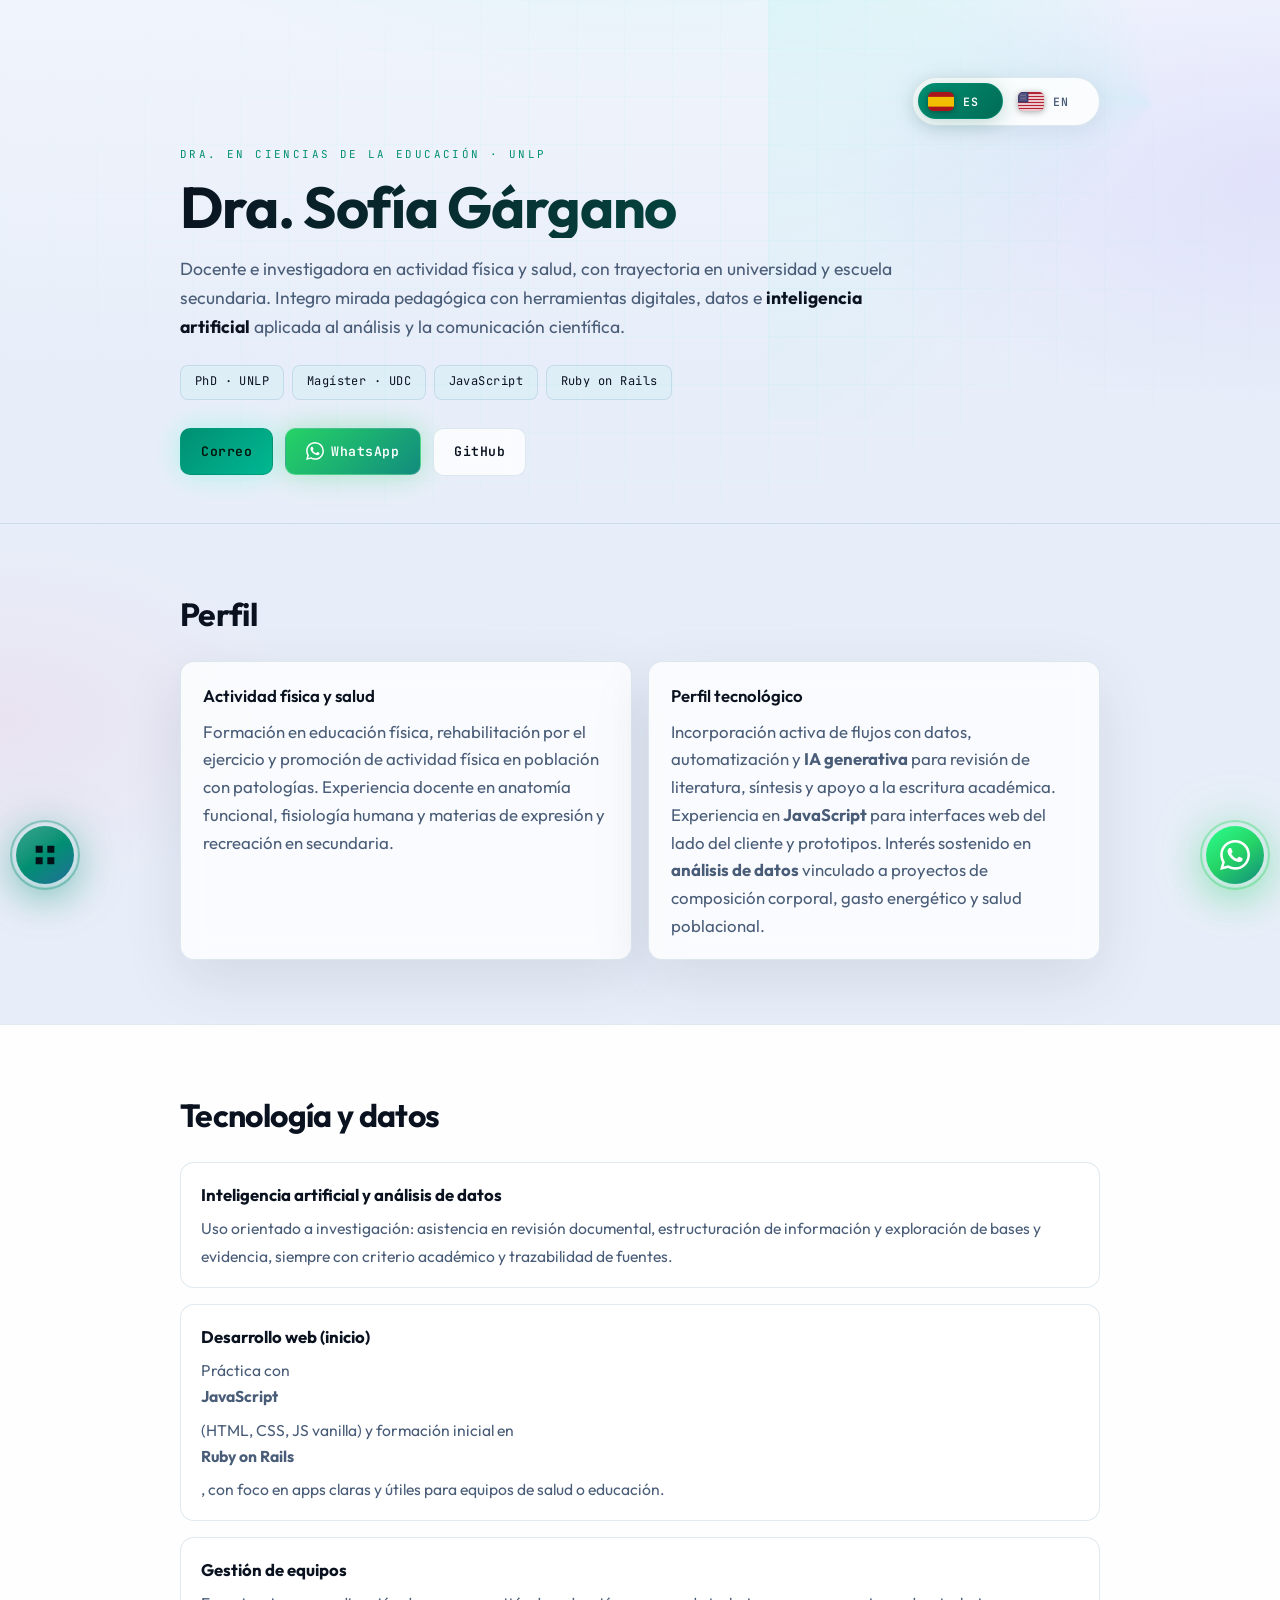
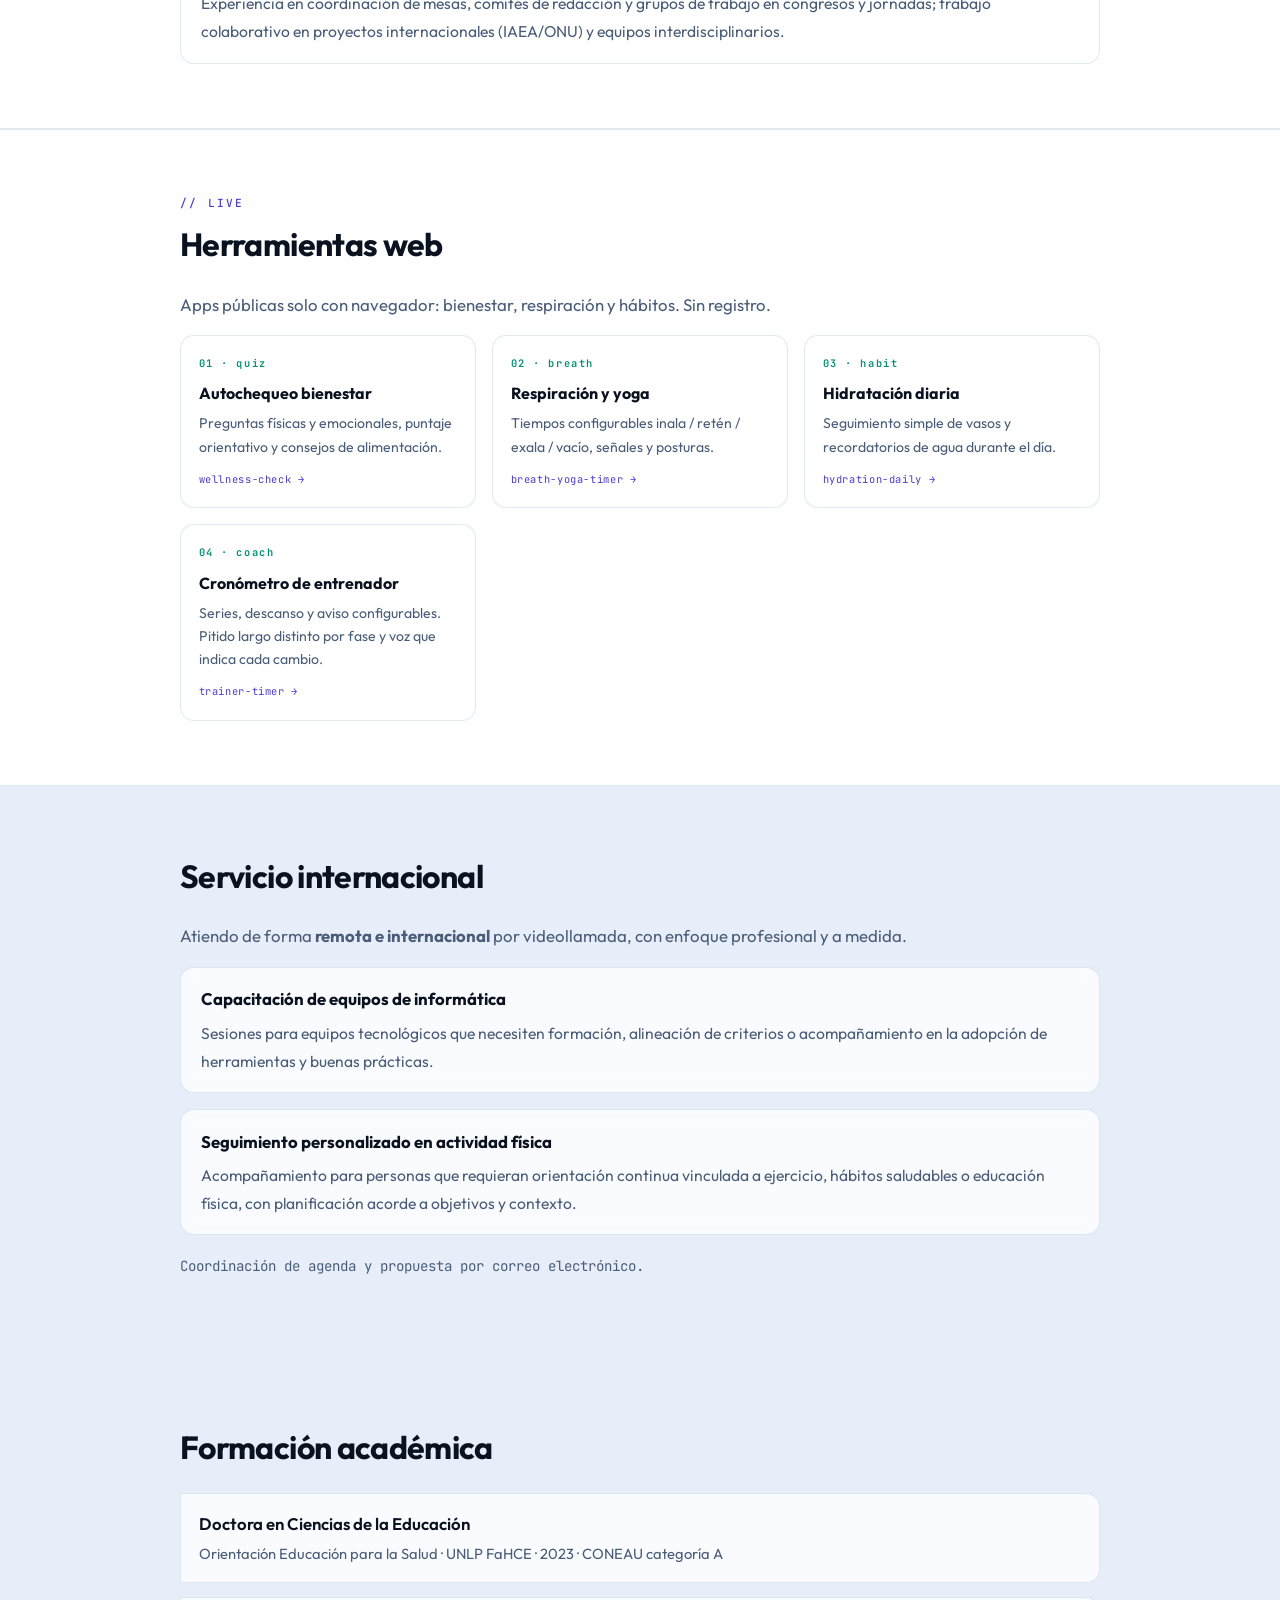
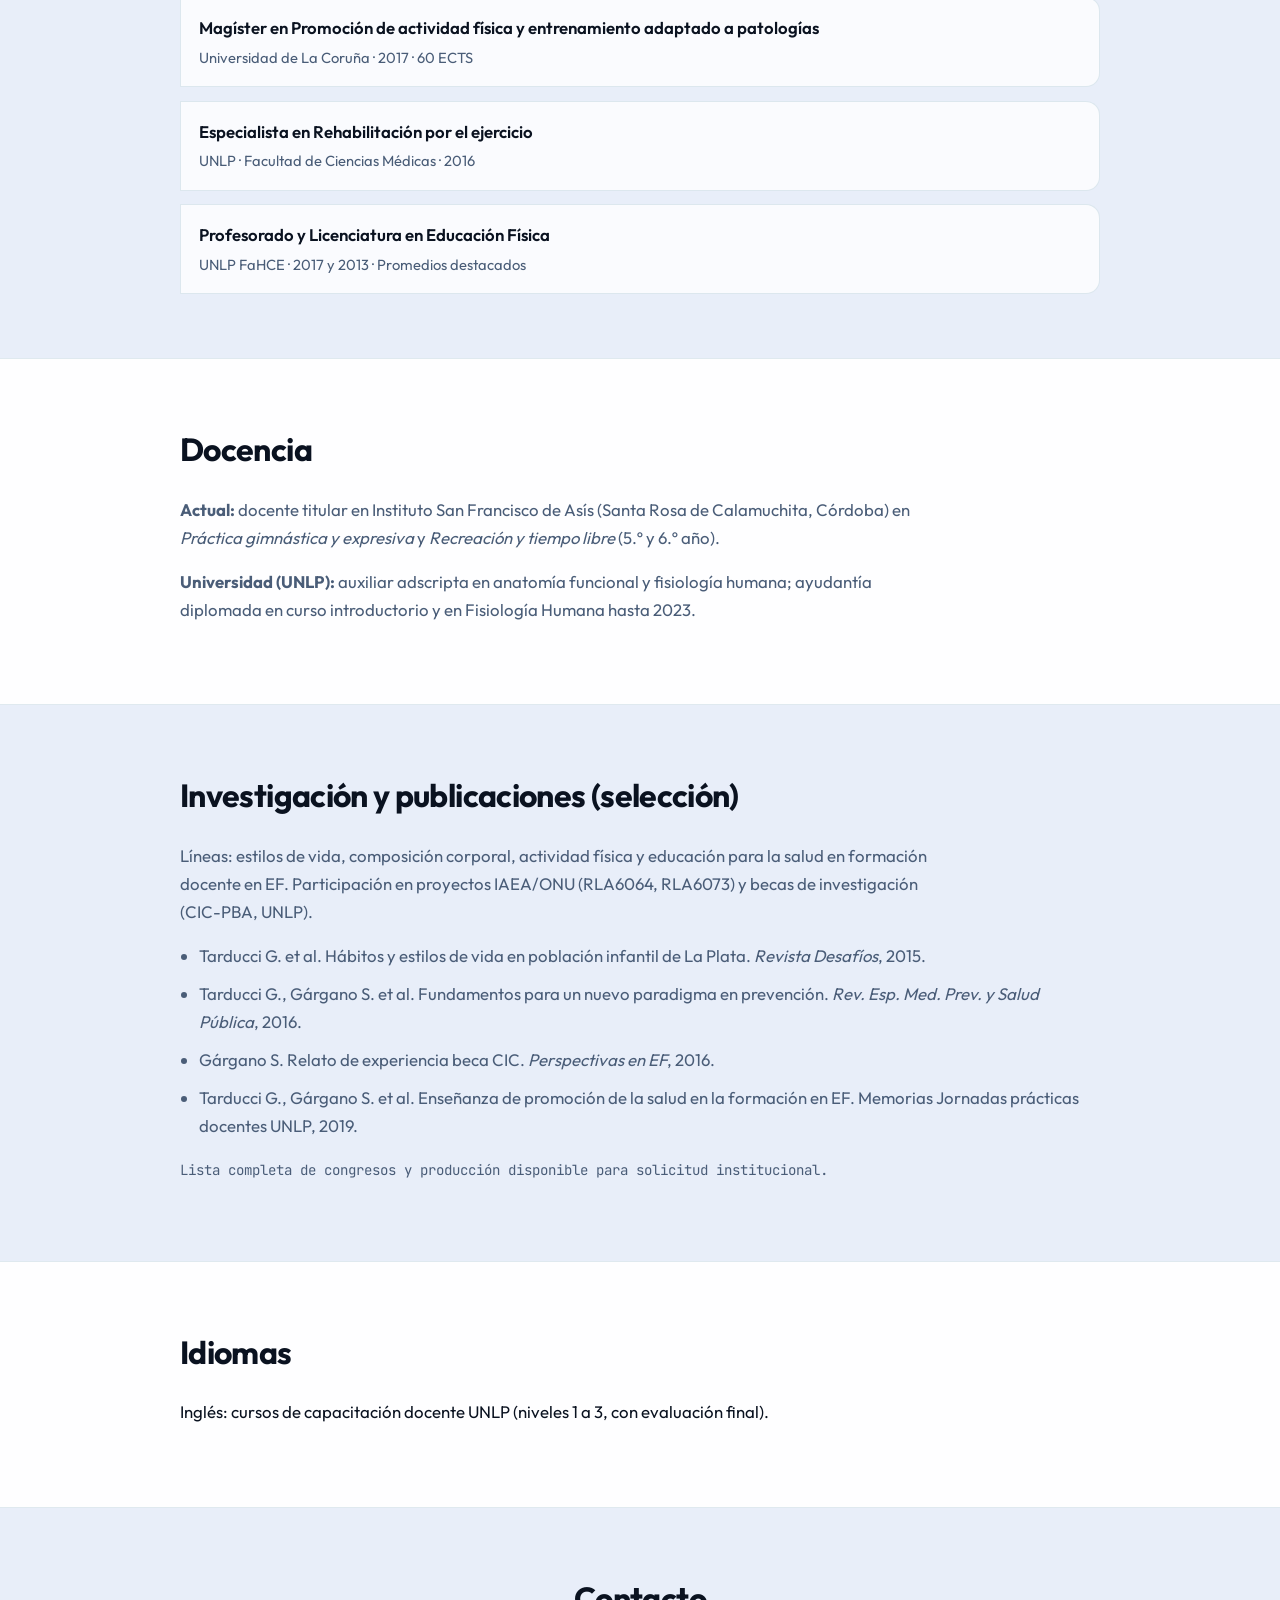
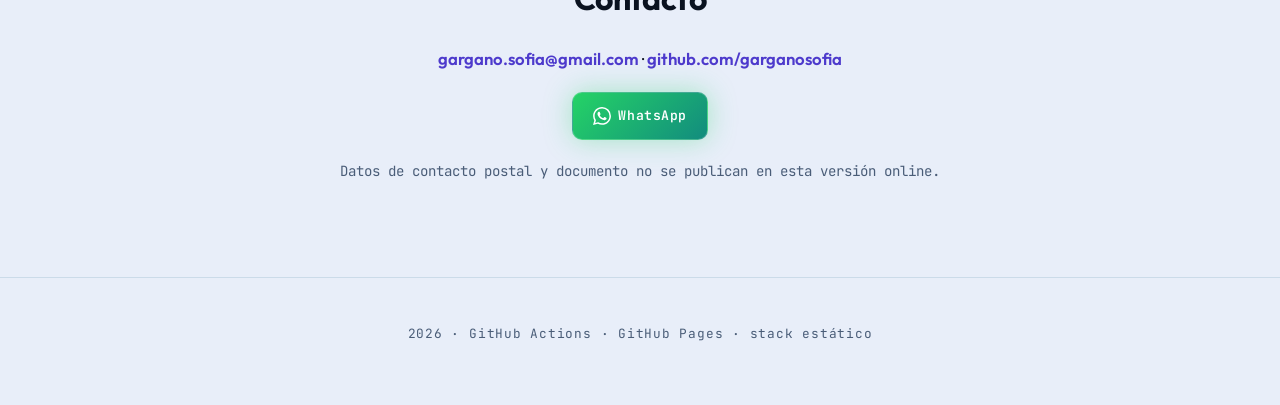
<file: public/index.html>
<!DOCTYPE html>
<html lang="es">
<head>
  <meta charset="utf-8">
  <meta name="viewport" content="width=device-width, initial-scale=1">
  <meta name="description" content="Dra. Sofía Gárgano — Doctora en Ciencias de la Educación. Educación física, salud, investigación y perfil tecnológico.">
  <link rel="alternate" hreflang="es" href="https://garganosofia.github.io/sofia-gargano-cv/">
  <link rel="alternate" hreflang="en" href="https://garganosofia.github.io/sofia-gargano-cv/en/">
  <link rel="alternate" hreflang="x-default" href="https://garganosofia.github.io/sofia-gargano-cv/">
  <title>Dra. Sofía Gárgano | CV</title>
  <link rel="icon" type="image/svg+xml" href="favicon.svg">
  <link rel="apple-touch-icon" href="favicon.svg">
  <link rel="manifest" href="site.webmanifest">
  <meta name="theme-color" content="#06111c">
  <link rel="preconnect" href="https://fonts.googleapis.com">
  <link rel="preconnect" href="https://fonts.gstatic.com" crossorigin>
  <link href="https://fonts.googleapis.com/css2?family=JetBrains+Mono:wght@400;500;600;700&family=Outfit:wght@400;500;600;700&display=swap" rel="stylesheet">
  <link rel="stylesheet" href="assets/styles.css">
</head>
<body>
  <a class="skip" href="#contenido">Ir al contenido</a>
  <header class="hero">
    <div class="hero__inner">
      <nav class="langnav" aria-label="Idioma">
        <div class="langnav__track">
          <a class="langnav__opt" href="./" hreflang="es" aria-current="page" aria-label="Ver en español">
            <span class="langnav__flag" aria-hidden="true">
              <svg width="24" height="18" viewBox="0 0 24 18" xmlns="http://www.w3.org/2000/svg" focusable="false">
                <rect width="24" height="18" fill="#AA151B" rx="1"/>
                <rect y="4.5" width="24" height="9" fill="#F1BF00"/>
              </svg>
            </span>
            <span class="langnav__code">ES</span>
          </a>
          <a class="langnav__opt" href="en/" hreflang="en" aria-label="Switch to English">
            <span class="langnav__flag" aria-hidden="true">
              <svg width="24" height="18" viewBox="0 0 24 18" xmlns="http://www.w3.org/2000/svg" focusable="false">
                <rect width="24" height="18" fill="#B22234" rx="1"/>
                <path fill="#fff" d="M0 2.08h24v1.38H0zm0 2.77h24v1.38H0zm0 2.76h24v1.38H0zm0 2.77h24v1.38H0zm0 2.76h24v1.38H0zm0 2.77h24v1.38H0z"/>
                <rect width="9.6" height="9.66" fill="#3C3B6E"/>
                <g fill="#fff">
                  <circle cx="1.85" cy="1.85" r="0.42"/><circle cx="3.7" cy="1.85" r="0.42"/><circle cx="5.55" cy="1.85" r="0.42"/><circle cx="7.4" cy="1.85" r="0.42"/>
                  <circle cx="2.78" cy="3.22" r="0.42"/><circle cx="4.63" cy="3.22" r="0.42"/><circle cx="6.48" cy="3.22" r="0.42"/>
                  <circle cx="1.85" cy="4.58" r="0.42"/><circle cx="3.7" cy="4.58" r="0.42"/><circle cx="5.55" cy="4.58" r="0.42"/><circle cx="7.4" cy="4.58" r="0.42"/>
                  <circle cx="2.78" cy="5.95" r="0.42"/><circle cx="4.63" cy="5.95" r="0.42"/><circle cx="6.48" cy="5.95" r="0.42"/>
                  <circle cx="1.85" cy="7.32" r="0.42"/><circle cx="3.7" cy="7.32" r="0.42"/><circle cx="5.55" cy="7.32" r="0.42"/><circle cx="7.4" cy="7.32" r="0.42"/>
                </g>
              </svg>
            </span>
            <span class="langnav__code">EN</span>
          </a>
        </div>
      </nav>
      <p class="eyebrow">Dra. en Ciencias de la Educación · UNLP</p>
      <h1>Dra. Sofía Gárgano</h1>
      <p class="lede">
        Docente e investigadora en actividad física y salud, con trayectoria en universidad y escuela secundaria.
        Integro mirada pedagógica con herramientas digitales, datos e <strong>inteligencia artificial</strong> aplicada al análisis y la comunicación científica.
      </p>
      <ul class="chips">
        <li>PhD · UNLP</li>
        <li>Magíster · UDC</li>
        <li>JavaScript</li>
        <li>Ruby on Rails</li>
      </ul>
      <div class="hero__actions">
        <a class="btn btn--primary" href="mailto:gargano.sofia@gmail.com">Correo</a>
        <a class="btn btn--whatsapp" href="https://wa.me/5492215571566?text=Hola%20Sof%C3%ADa%2C%20te%20escribo%20desde%20tu%20sitio%20web." rel="noopener noreferrer" target="_blank">
          <svg width="18" height="18" viewBox="0 0 24 24" aria-hidden="true"><path fill="currentColor" d="M17.472 14.382c-.297-.149-1.758-.867-2.03-.967-.273-.099-.471-.148-.67.15-.197.297-.767.966-.94 1.164-.173.199-.347.223-.644.075-.297-.15-1.255-.463-2.39-1.475-.883-.788-1.48-1.761-1.653-2.059-.173-.297-.018-.458.13-.606.134-.133.298-.347.446-.52.149-.174.198-.298.298-.497.099-.198.05-.371-.025-.52-.075-.149-.669-1.612-.916-2.207-.242-.579-.487-.5-.669-.51-.173-.008-.371-.01-.57-.01-.198 0-.52.074-.792.372-.272.297-1.04 1.016-1.04 2.479 0 1.462 1.065 2.875 1.213 3.074.149.198 2.096 3.2 5.077 4.487.709.306 1.262.489 1.694.625.712.227 1.36.195 1.871.118.571-.085 1.758-.719 2.006-1.413.248-.694.248-1.289.173-1.413-.074-.124-.272-.198-.57-.347m-5.421 7.403h-.004a9.87 9.87 0 01-5.031-1.378l-.361-.214-3.741.982.998-3.648-.235-.374a9.86 9.86 0 01-1.51-5.26c.001-5.45 4.436-9.884 9.888-9.884 2.64 0 5.122 1.03 6.988 2.898a9.825 9.825 0 012.893 6.994c-.003 5.45-4.435 9.884-9.883 9.884m8.413-18.297A11.815 11.815 0 0012.05 0C5.495 0 .16 5.335.157 11.892c0 2.096.547 4.142 1.588 5.945L.057 24l6.305-1.654a11.882 11.882 0 005.683 1.448h.005c6.554 0 11.89-5.335 11.893-11.893a11.821 11.821 0 00-3.48-8.413Z"/></svg>
          WhatsApp
        </a>
        <a class="btn btn--ghost" href="https://github.com/garganosofia" rel="noopener noreferrer">GitHub</a>
      </div>
    </div>
  </header>

  <main id="contenido">
    <section class="section" aria-labelledby="perfil">
      <div class="section__inner">
        <h2 id="perfil">Perfil</h2>
        <div class="grid-2">
          <div class="card">
            <h3>Actividad física y salud</h3>
            <p>
              Formación en educación física, rehabilitación por el ejercicio y promoción de actividad física en población con patologías.
              Experiencia docente en anatomía funcional, fisiología humana y materias de expresión y recreación en secundaria.
            </p>
          </div>
          <div class="card">
            <h3>Perfil tecnológico</h3>
            <p>
              Incorporación activa de flujos con datos, automatización y <strong>IA generativa</strong> para revisión de literatura, síntesis y apoyo a la escritura académica.
              Experiencia en <strong>JavaScript</strong> para interfaces web del lado del cliente y prototipos.
              Interés sostenido en <strong>análisis de datos</strong> vinculado a proyectos de composición corporal, gasto energético y salud poblacional.
            </p>
          </div>
        </div>
      </div>
    </section>

    <section class="section section--alt" aria-labelledby="tech">
      <div class="section__inner">
        <h2 id="tech">Tecnología y datos</h2>
        <ul class="timeline">
          <li>
            <strong>Inteligencia artificial y análisis de datos</strong>
            <span>Uso orientado a investigación: asistencia en revisión documental, estructuración de información y exploración de bases y evidencia, siempre con criterio académico y trazabilidad de fuentes.</span>
          </li>
          <li>
            <strong>Desarrollo web (inicio)</strong>
            <span>Práctica con <strong>JavaScript</strong> (HTML, CSS, JS vanilla) y formación inicial en <strong>Ruby on Rails</strong>, con foco en apps claras y útiles para equipos de salud o educación.</span>
          </li>
          <li>
            <strong>Gestión de equipos</strong>
            <span>Experiencia en coordinación de mesas, comités de redacción y grupos de trabajo en congresos y jornadas; trabajo colaborativo en proyectos internacionales (IAEA/ONU) y equipos interdisciplinarios.</span>
          </li>
        </ul>
      </div>
    </section>

    <section class="section section--alt" aria-labelledby="herramientas">
      <div class="section__inner">
        <h2 id="herramientas"><span class="h2__kicker">// live</span>Herramientas web</h2>
        <p class="intro">Apps públicas solo con navegador: bienestar, respiración y hábitos. Sin registro.</p>
        <ul class="app-hub">
          <li>
            <a class="app-hub__link" href="https://garganosofia.github.io/wellness-check/" rel="noopener noreferrer" target="_blank">
              <span class="app-hub__icon">01 · quiz</span>
              <span class="app-hub__title">Autochequeo bienestar</span>
              <span class="app-hub__desc">Preguntas físicas y emocionales, puntaje orientativo y consejos de alimentación.</span>
              <span class="app-hub__meta">wellness-check →</span>
            </a>
          </li>
          <li>
            <a class="app-hub__link" href="https://garganosofia.github.io/breath-yoga-timer/" rel="noopener noreferrer" target="_blank">
              <span class="app-hub__icon">02 · breath</span>
              <span class="app-hub__title">Respiración y yoga</span>
              <span class="app-hub__desc">Tiempos configurables inala / retén / exala / vacío, señales y posturas.</span>
              <span class="app-hub__meta">breath-yoga-timer →</span>
            </a>
          </li>
          <li>
            <a class="app-hub__link" href="https://garganosofia.github.io/hydration-daily/" rel="noopener noreferrer" target="_blank">
              <span class="app-hub__icon">03 · habit</span>
              <span class="app-hub__title">Hidratación diaria</span>
              <span class="app-hub__desc">Seguimiento simple de vasos y recordatorios de agua durante el día.</span>
              <span class="app-hub__meta">hydration-daily →</span>
            </a>
          </li>
          <li>
            <a class="app-hub__link" href="trainer-timer/">
              <span class="app-hub__icon">04 · coach</span>
              <span class="app-hub__title">Cronómetro de entrenador</span>
              <span class="app-hub__desc">Series, descanso y aviso configurables. Pitido largo distinto por fase y voz que indica cada cambio.</span>
              <span class="app-hub__meta">trainer-timer →</span>
            </a>
          </li>
        </ul>
      </div>
    </section>

    <section class="section" aria-labelledby="servicios">
      <div class="section__inner">
        <h2 id="servicios">Servicio internacional</h2>
        <p class="intro">
          Atiendo de forma <strong>remota e internacional</strong> por videollamada, con enfoque profesional y a medida.
        </p>
        <ul class="timeline">
          <li>
            <strong>Capacitación de equipos de informática</strong>
            <span>Sesiones para equipos tecnológicos que necesiten formación, alineación de criterios o acompañamiento en la adopción de herramientas y buenas prácticas.</span>
          </li>
          <li>
            <strong>Seguimiento personalizado en actividad física</strong>
            <span>Acompañamiento para personas que requieran orientación continua vinculada a ejercicio, hábitos saludables o educación física, con planificación acorde a objetivos y contexto.</span>
          </li>
        </ul>
        <p class="note">Coordinación de agenda y propuesta por correo electrónico.</p>
      </div>
    </section>

    <section class="section" aria-labelledby="formacion">
      <div class="section__inner">
        <h2 id="formacion">Formación académica</h2>
        <ol class="degrees">
          <li>
            <span class="degrees__title">Doctora en Ciencias de la Educación</span>
            <span class="degrees__meta">Orientación Educación para la Salud · UNLP FaHCE · 2023 · CONEAU categoría A</span>
          </li>
          <li>
            <span class="degrees__title">Magíster en Promoción de actividad física y entrenamiento adaptado a patologías</span>
            <span class="degrees__meta">Universidad de La Coruña · 2017 · 60 ECTS</span>
          </li>
          <li>
            <span class="degrees__title">Especialista en Rehabilitación por el ejercicio</span>
            <span class="degrees__meta">UNLP · Facultad de Ciencias Médicas · 2016</span>
          </li>
          <li>
            <span class="degrees__title">Profesorado y Licenciatura en Educación Física</span>
            <span class="degrees__meta">UNLP FaHCE · 2017 y 2013 · Promedios destacados</span>
          </li>
        </ol>
      </div>
    </section>

    <section class="section section--alt" aria-labelledby="docencia">
      <div class="section__inner">
        <h2 id="docencia">Docencia</h2>
        <p class="intro">
          <strong>Actual:</strong> docente titular en Instituto San Francisco de Asís (Santa Rosa de Calamuchita, Córdoba) en
          <em>Práctica gimnástica y expresiva</em> y <em>Recreación y tiempo libre</em> (5.º y 6.º año).
        </p>
        <p class="intro">
          <strong>Universidad (UNLP):</strong> auxiliar adscripta en anatomía funcional y fisiología humana; ayudantía diplomada en curso introductorio y en Fisiología Humana hasta 2023.
        </p>
      </div>
    </section>

    <section class="section" aria-labelledby="investigacion">
      <div class="section__inner">
        <h2 id="investigacion">Investigación y publicaciones (selección)</h2>
        <p class="intro">
          Líneas: estilos de vida, composición corporal, actividad física y educación para la salud en formación docente en EF.
          Participación en proyectos IAEA/ONU (RLA6064, RLA6073) y becas de investigación (CIC-PBA, UNLP).
        </p>
        <ul class="pubs">
          <li>Tarducci G. et al. Hábitos y estilos de vida en población infantil de La Plata. <em>Revista Desafíos</em>, 2015.</li>
          <li>Tarducci G., Gárgano S. et al. Fundamentos para un nuevo paradigma en prevención. <em>Rev. Esp. Med. Prev. y Salud Pública</em>, 2016.</li>
          <li>Gárgano S. Relato de experiencia beca CIC. <em>Perspectivas en EF</em>, 2016.</li>
          <li>Tarducci G., Gárgano S. et al. Enseñanza de promoción de la salud en la formación en EF. Memorias Jornadas prácticas docentes UNLP, 2019.</li>
        </ul>
        <p class="note">Lista completa de congresos y producción disponible para solicitud institucional.</p>
      </div>
    </section>

    <section class="section section--alt" aria-labelledby="idiomas">
      <div class="section__inner">
        <h2 id="idiomas">Idiomas</h2>
        <p>Inglés: cursos de capacitación docente UNLP (niveles 1 a 3, con evaluación final).</p>
      </div>
    </section>

    <section class="section section--contact" aria-labelledby="contacto">
      <div class="section__inner">
        <h2 id="contacto">Contacto</h2>
        <p>
          <a href="mailto:gargano.sofia@gmail.com">gargano.sofia@gmail.com</a>
          ·
          <a href="https://github.com/garganosofia" rel="noopener noreferrer">github.com/garganosofia</a>
        </p>
        <div class="contact-actions">
          <a class="btn btn--whatsapp" href="https://wa.me/5492215571566?text=Hola%20Sof%C3%ADa%2C%20te%20escribo%20desde%20tu%20sitio%20web." rel="noopener noreferrer" target="_blank">
            <svg width="18" height="18" viewBox="0 0 24 24" aria-hidden="true"><path fill="currentColor" d="M17.472 14.382c-.297-.149-1.758-.867-2.03-.967-.273-.099-.471-.148-.67.15-.197.297-.767.966-.94 1.164-.173.199-.347.223-.644.075-.297-.15-1.255-.463-2.39-1.475-.883-.788-1.48-1.761-1.653-2.059-.173-.297-.018-.458.13-.606.134-.133.298-.347.446-.52.149-.174.198-.298.298-.497.099-.198.05-.371-.025-.52-.075-.149-.669-1.612-.916-2.207-.242-.579-.487-.5-.669-.51-.173-.008-.371-.01-.57-.01-.198 0-.52.074-.792.372-.272.297-1.04 1.016-1.04 2.479 0 1.462 1.065 2.875 1.213 3.074.149.198 2.096 3.2 5.077 4.487.709.306 1.262.489 1.694.625.712.227 1.36.195 1.871.118.571-.085 1.758-.719 2.006-1.413.248-.694.248-1.289.173-1.413-.074-.124-.272-.198-.57-.347m-5.421 7.403h-.004a9.87 9.87 0 01-5.031-1.378l-.361-.214-3.741.982.998-3.648-.235-.374a9.86 9.86 0 01-1.51-5.26c.001-5.45 4.436-9.884 9.888-9.884 2.64 0 5.122 1.03 6.988 2.898a9.825 9.825 0 012.893 6.994c-.003 5.45-4.435 9.884-9.883 9.884m8.413-18.297A11.815 11.815 0 0012.05 0C5.495 0 .16 5.335.157 11.892c0 2.096.547 4.142 1.588 5.945L.057 24l6.305-1.654a11.882 11.882 0 005.683 1.448h.005c6.554 0 11.89-5.335 11.893-11.893a11.821 11.821 0 00-3.48-8.413Z"/></svg>
            WhatsApp
          </a>
        </div>
        <p class="note">Datos de contacto postal y documento no se publican en esta versión online.</p>
      </div>
    </section>
  </main>

  <footer class="footer">
    <p>2026 · GitHub Actions · GitHub Pages · stack estático</p>
  </footer>

  <div class="apps-dock" id="apps-dock" data-dock data-dock-open-class="apps-dock--open">
    <div class="apps-dock__panel" data-dock-panel role="dialog" aria-label="Apps web" hidden>
      <button type="button" class="apps-dock__close" data-dock-close aria-label="Cerrar panel de apps">×</button>
      <p class="apps-dock__kicker">// apps live</p>
      <p class="apps-dock__title">Herramientas web</p>
      <ul class="apps-dock__list">
        <li>
          <a class="apps-dock__item" href="https://garganosofia.github.io/wellness-check/" rel="noopener noreferrer" target="_blank">
            <span class="apps-dock__num">01</span>
            <span class="apps-dock__text">
              <span class="apps-dock__name">Autochequeo bienestar</span>
              <span class="apps-dock__desc">quiz · puntaje orientativo</span>
            </span>
          </a>
        </li>
        <li>
          <a class="apps-dock__item" href="https://garganosofia.github.io/breath-yoga-timer/" rel="noopener noreferrer" target="_blank">
            <span class="apps-dock__num">02</span>
            <span class="apps-dock__text">
              <span class="apps-dock__name">Respiración y yoga</span>
              <span class="apps-dock__desc">inhala · retén · exhala · vacío</span>
            </span>
          </a>
        </li>
        <li>
          <a class="apps-dock__item" href="https://garganosofia.github.io/hydration-daily/" rel="noopener noreferrer" target="_blank">
            <span class="apps-dock__num">03</span>
            <span class="apps-dock__text">
              <span class="apps-dock__name">Hidratación diaria</span>
              <span class="apps-dock__desc">vasos + recordatorios</span>
            </span>
          </a>
        </li>
        <li>
          <a class="apps-dock__item" href="trainer-timer/">
            <span class="apps-dock__num">04</span>
            <span class="apps-dock__text">
              <span class="apps-dock__name">Cronómetro de entrenador</span>
              <span class="apps-dock__desc">series · descanso · voz</span>
            </span>
          </a>
        </li>
      </ul>
    </div>
    <button type="button" class="apps-dock__fab" data-dock-fab aria-expanded="false" aria-controls="apps-dock" aria-label="Abrir accesos rápidos a las apps">
      <svg viewBox="0 0 24 24" aria-hidden="true"><path d="M4 4h6v6H4zM14 4h6v6h-6zM4 14h6v6H4zM14 14h6v6h-6z"/></svg>
    </button>
  </div>

  <div class="wa-dock" id="wa-dock" data-dock>
    <div class="wa-dock__panel" id="wa-panel" role="dialog" aria-label="Contacto rápido" hidden>
      <button type="button" class="wa-dock__close" aria-label="Cerrar panel de contacto">×</button>
      <p class="wa-dock__kicker">Contacto directo</p>
      <p>Correo profesional y perfil en GitHub. WhatsApp para mensajes rápidos.</p>
      <a class="wa-dock__link" href="mailto:gargano.sofia@gmail.com">gargano.sofia@gmail.com</a>
      <a class="wa-dock__link" href="https://github.com/garganosofia" rel="noopener noreferrer" target="_blank">github.com/garganosofia</a>
      <a class="wa-dock__cta" href="https://wa.me/5492215571566?text=Hola%20Sof%C3%ADa%2C%20te%20escribo%20desde%20tu%20sitio%20web." rel="noopener noreferrer" target="_blank">
        <svg width="20" height="20" viewBox="0 0 24 24" aria-hidden="true"><path fill="currentColor" d="M17.472 14.382c-.297-.149-1.758-.867-2.03-.967-.273-.099-.471-.148-.67.15-.197.297-.767.966-.94 1.164-.173.199-.347.223-.644.075-.297-.15-1.255-.463-2.39-1.475-.883-.788-1.48-1.761-1.653-2.059-.173-.297-.018-.458.13-.606.134-.133.298-.347.446-.52.149-.174.198-.298.298-.497.099-.198.05-.371-.025-.52-.075-.149-.669-1.612-.916-2.207-.242-.579-.487-.5-.669-.51-.173-.008-.371-.01-.57-.01-.198 0-.52.074-.792.372-.272.297-1.04 1.016-1.04 2.479 0 1.462 1.065 2.875 1.213 3.074.149.198 2.096 3.2 5.077 4.487.709.306 1.262.489 1.694.625.712.227 1.36.195 1.871.118.571-.085 1.758-.719 2.006-1.413.248-.694.248-1.289.173-1.413-.074-.124-.272-.198-.57-.347m-5.421 7.403h-.004a9.87 9.87 0 01-5.031-1.378l-.361-.214-3.741.982.998-3.648-.235-.374a9.86 9.86 0 01-1.51-5.26c.001-5.45 4.436-9.884 9.888-9.884 2.64 0 5.122 1.03 6.988 2.898a9.825 9.825 0 012.893 6.994c-.003 5.45-4.435 9.884-9.883 9.884m8.413-18.297A11.815 11.815 0 0012.05 0C5.495 0 .16 5.335.157 11.892c0 2.096.547 4.142 1.588 5.945L.057 24l6.305-1.654a11.882 11.882 0 005.683 1.448h.005c6.554 0 11.89-5.335 11.893-11.893a11.821 11.821 0 00-3.48-8.413Z"/></svg>
        Abrir WhatsApp
      </a>
    </div>
    <button type="button" class="wa-dock__fab" id="wa-fab" aria-expanded="false" aria-controls="wa-panel" aria-label="Abrir contacto y WhatsApp">
      <svg viewBox="0 0 24 24" aria-hidden="true"><path d="M17.472 14.382c-.297-.149-1.758-.867-2.03-.967-.273-.099-.471-.148-.67.15-.197.297-.767.966-.94 1.164-.173.199-.347.223-.644.075-.297-.15-1.255-.463-2.39-1.475-.883-.788-1.48-1.761-1.653-2.059-.173-.297-.018-.458.13-.606.134-.133.298-.347.446-.52.149-.174.198-.298.298-.497.099-.198.05-.371-.025-.52-.075-.149-.669-1.612-.916-2.207-.242-.579-.487-.5-.669-.51-.173-.008-.371-.01-.57-.01-.198 0-.52.074-.792.372-.272.297-1.04 1.016-1.04 2.479 0 1.462 1.065 2.875 1.213 3.074.149.198 2.096 3.2 5.077 4.487.709.306 1.262.489 1.694.625.712.227 1.36.195 1.871.118.571-.085 1.758-.719 2.006-1.413.248-.694.248-1.289.173-1.413-.074-.124-.272-.198-.57-.347m-5.421 7.403h-.004a9.87 9.87 0 01-5.031-1.378l-.361-.214-3.741.982.998-3.648-.235-.374a9.86 9.86 0 01-1.51-5.26c.001-5.45 4.436-9.884 9.888-9.884 2.64 0 5.122 1.03 6.988 2.898a9.825 9.825 0 012.893 6.994c-.003 5.45-4.435 9.884-9.883 9.884m8.413-18.297A11.815 11.815 0 0012.05 0C5.495 0 .16 5.335.157 11.892c0 2.096.547 4.142 1.588 5.945L.057 24l6.305-1.654a11.882 11.882 0 005.683 1.448h.005c6.554 0 11.89-5.335 11.893-11.893a11.821 11.821 0 00-3.48-8.413Z"/></svg>
    </button>
  </div>
  <script src="assets/site.js" defer></script>
</body>
</html>
</file>
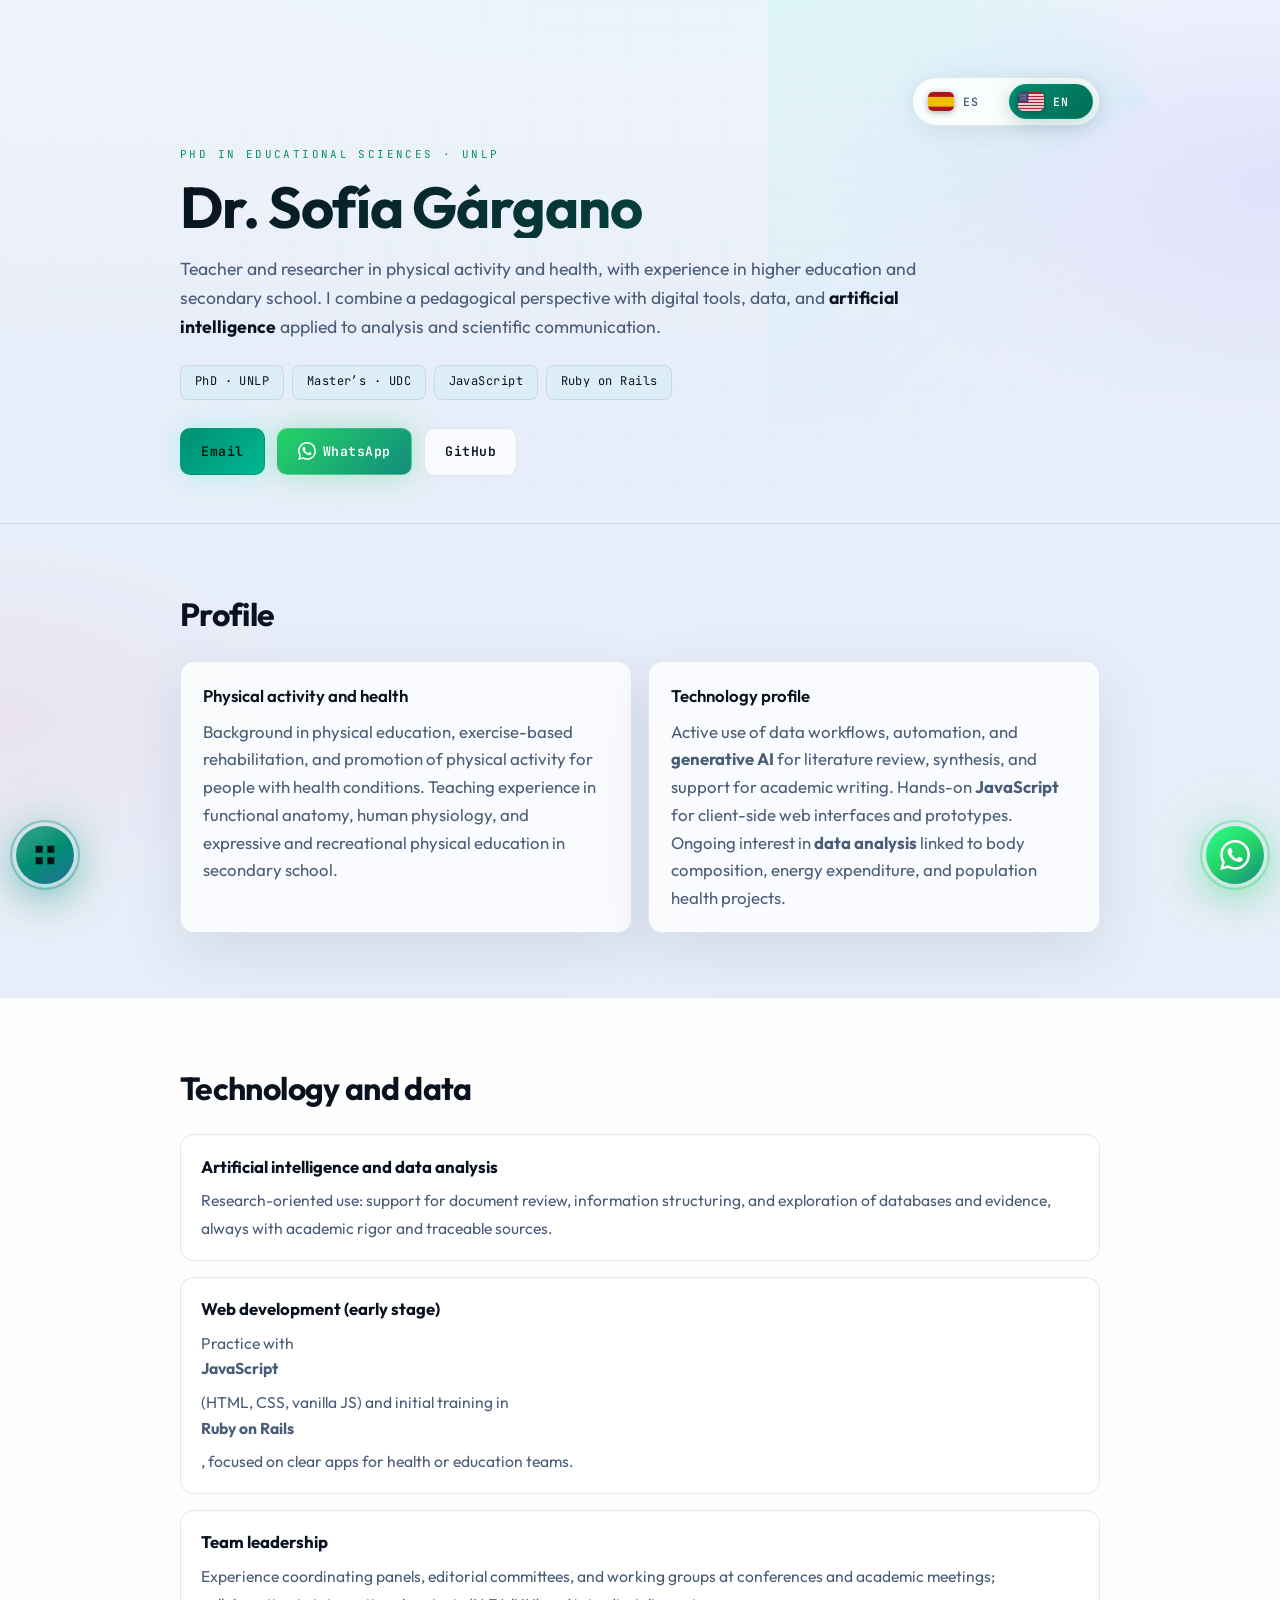
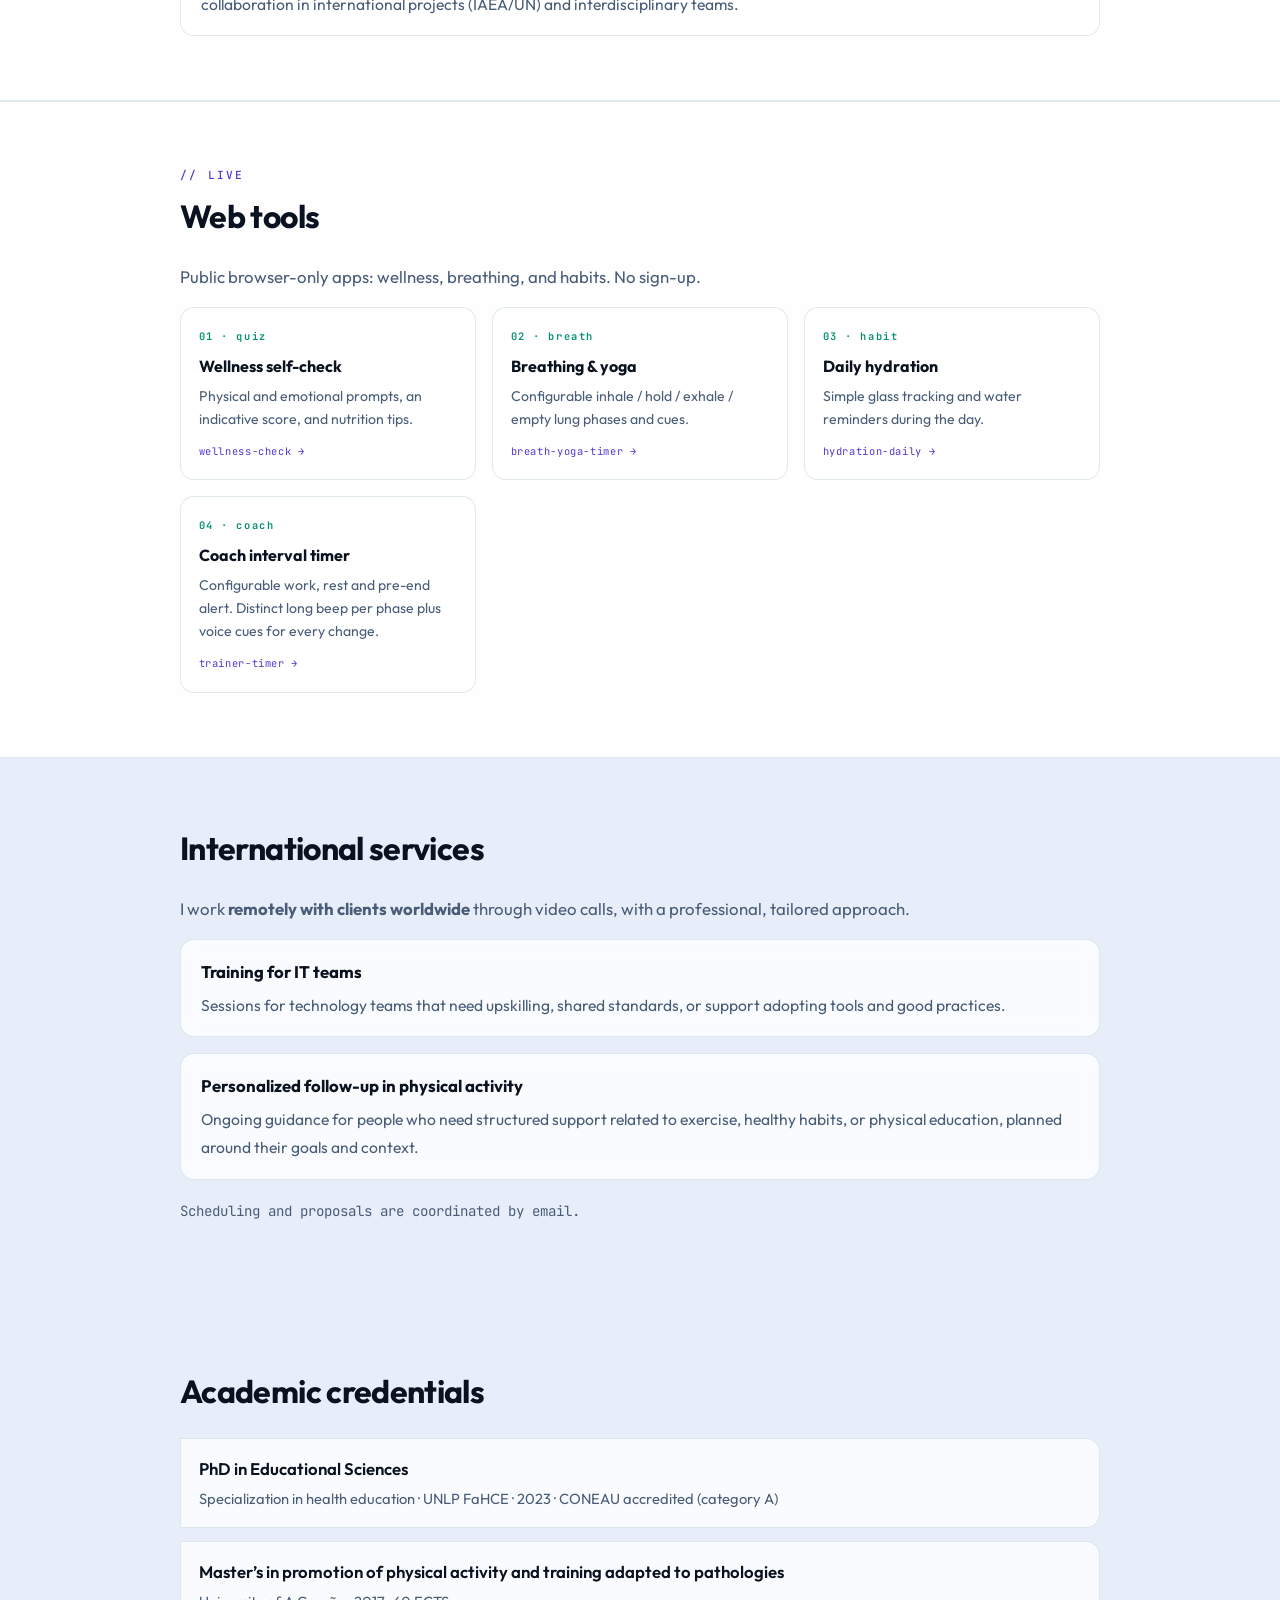
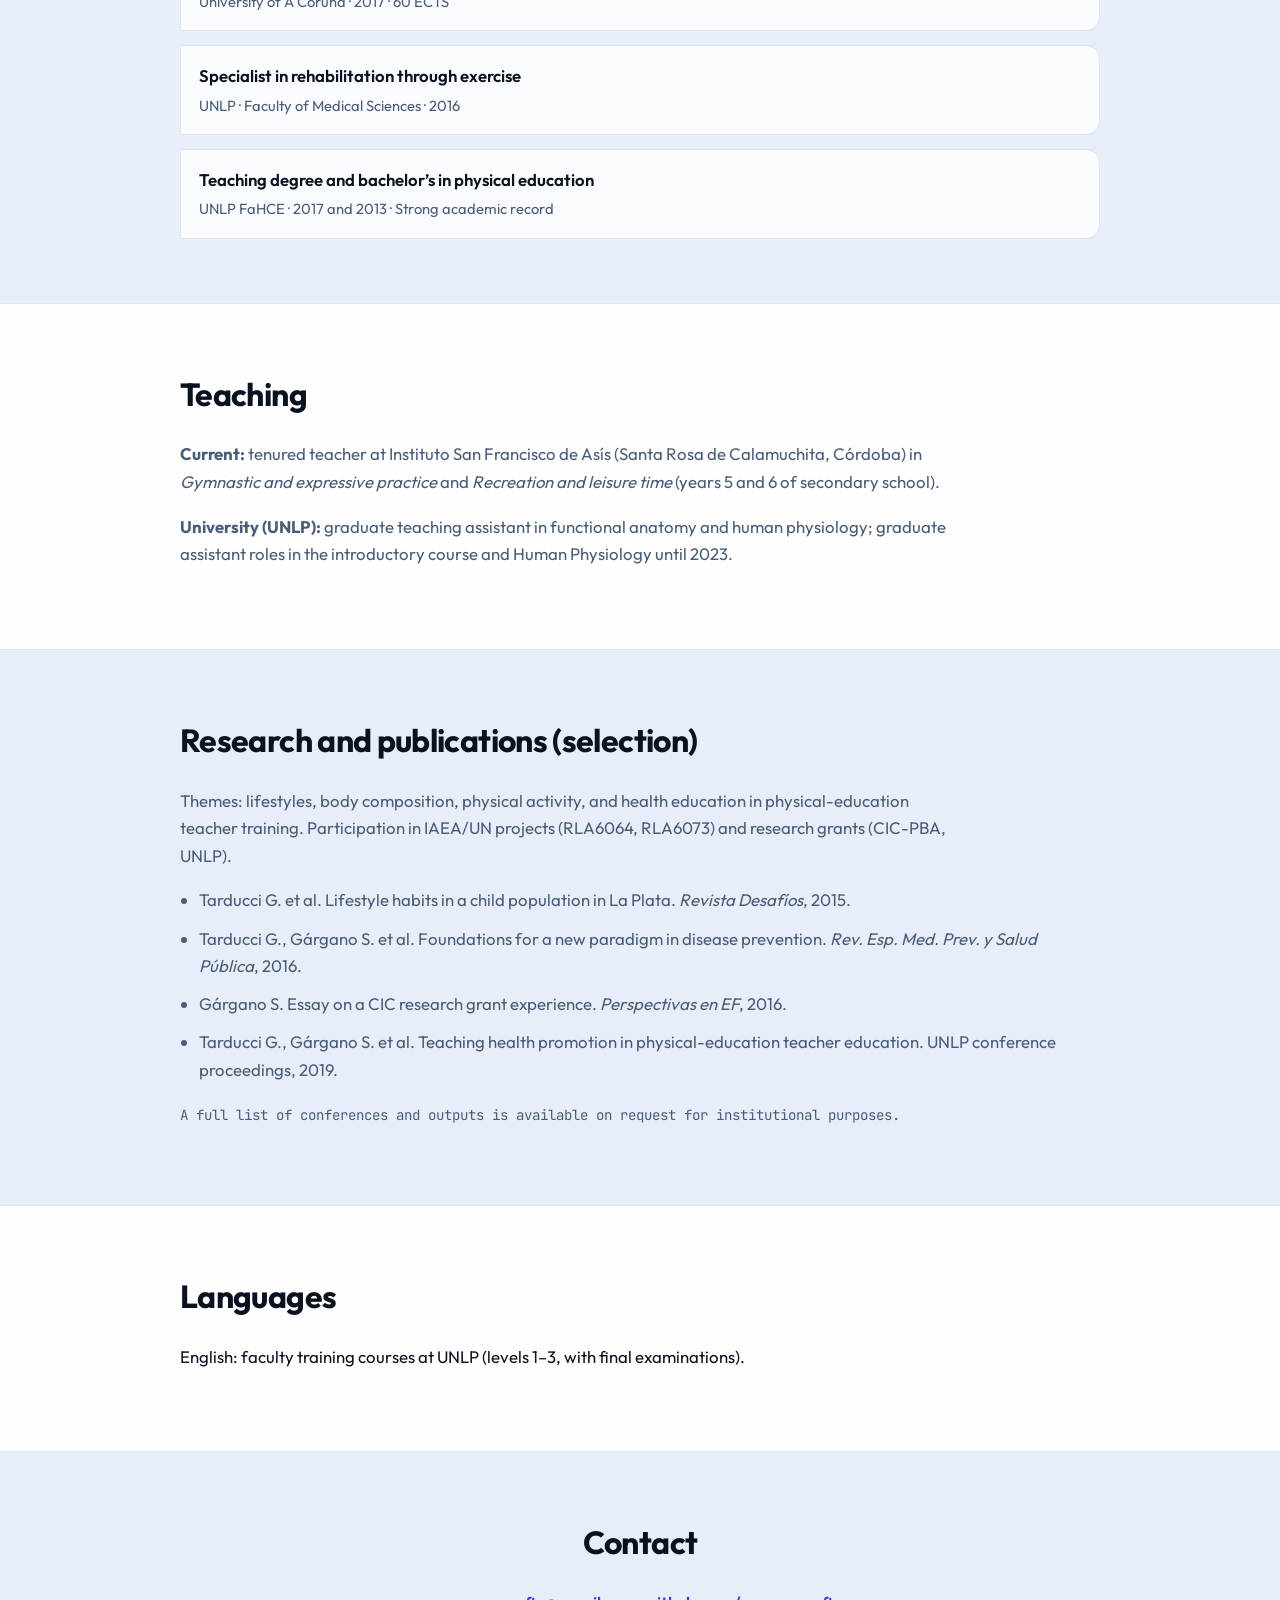
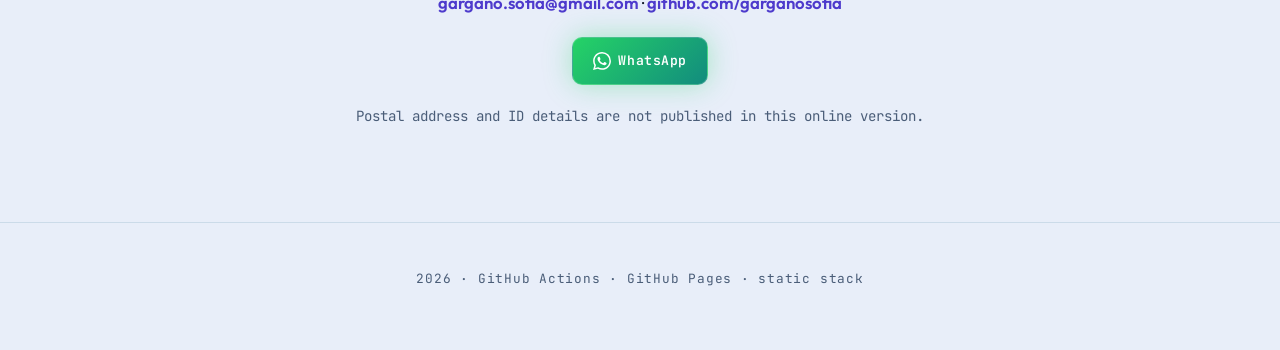
<file: public/en/index.html>
<!DOCTYPE html>
<html lang="en">
<head>
  <meta charset="utf-8">
  <meta name="viewport" content="width=device-width, initial-scale=1">
  <meta name="description" content="Dr. Sofía Gárgano — PhD in Educational Sciences. Physical education, health, research, and technology profile.">
  <link rel="alternate" hreflang="es" href="https://garganosofia.github.io/sofia-gargano-cv/">
  <link rel="alternate" hreflang="en" href="https://garganosofia.github.io/sofia-gargano-cv/en/">
  <link rel="alternate" hreflang="x-default" href="https://garganosofia.github.io/sofia-gargano-cv/">
  <title>Dr. Sofía Gárgano | CV</title>
  <link rel="icon" type="image/svg+xml" href="../favicon.svg">
  <link rel="apple-touch-icon" href="../favicon.svg">
  <link rel="manifest" href="../site.webmanifest">
  <meta name="theme-color" content="#06111c">
  <link rel="preconnect" href="https://fonts.googleapis.com">
  <link rel="preconnect" href="https://fonts.gstatic.com" crossorigin>
  <link href="https://fonts.googleapis.com/css2?family=JetBrains+Mono:wght@400;500;600;700&family=Outfit:wght@400;500;600;700&display=swap" rel="stylesheet">
  <link rel="stylesheet" href="../assets/styles.css">
</head>
<body>
  <a class="skip" href="#content">Skip to content</a>
  <header class="hero">
    <div class="hero__inner">
      <nav class="langnav" aria-label="Language">
        <div class="langnav__track">
          <a class="langnav__opt" href="../" hreflang="es" aria-label="Ver en español">
            <span class="langnav__flag" aria-hidden="true">
              <svg width="24" height="18" viewBox="0 0 24 18" xmlns="http://www.w3.org/2000/svg" focusable="false">
                <rect width="24" height="18" fill="#AA151B" rx="1"/>
                <rect y="4.5" width="24" height="9" fill="#F1BF00"/>
              </svg>
            </span>
            <span class="langnav__code">ES</span>
          </a>
          <a class="langnav__opt" href="./" hreflang="en" aria-current="page" aria-label="Switch to English">
            <span class="langnav__flag" aria-hidden="true">
              <svg width="24" height="18" viewBox="0 0 24 18" xmlns="http://www.w3.org/2000/svg" focusable="false">
                <rect width="24" height="18" fill="#B22234" rx="1"/>
                <path fill="#fff" d="M0 2.08h24v1.38H0zm0 2.77h24v1.38H0zm0 2.76h24v1.38H0zm0 2.77h24v1.38H0zm0 2.76h24v1.38H0zm0 2.77h24v1.38H0z"/>
                <rect width="9.6" height="9.66" fill="#3C3B6E"/>
                <g fill="#fff">
                  <circle cx="1.85" cy="1.85" r="0.42"/><circle cx="3.7" cy="1.85" r="0.42"/><circle cx="5.55" cy="1.85" r="0.42"/><circle cx="7.4" cy="1.85" r="0.42"/>
                  <circle cx="2.78" cy="3.22" r="0.42"/><circle cx="4.63" cy="3.22" r="0.42"/><circle cx="6.48" cy="3.22" r="0.42"/>
                  <circle cx="1.85" cy="4.58" r="0.42"/><circle cx="3.7" cy="4.58" r="0.42"/><circle cx="5.55" cy="4.58" r="0.42"/><circle cx="7.4" cy="4.58" r="0.42"/>
                  <circle cx="2.78" cy="5.95" r="0.42"/><circle cx="4.63" cy="5.95" r="0.42"/><circle cx="6.48" cy="5.95" r="0.42"/>
                  <circle cx="1.85" cy="7.32" r="0.42"/><circle cx="3.7" cy="7.32" r="0.42"/><circle cx="5.55" cy="7.32" r="0.42"/><circle cx="7.4" cy="7.32" r="0.42"/>
                </g>
              </svg>
            </span>
            <span class="langnav__code">EN</span>
          </a>
        </div>
      </nav>
      <p class="eyebrow">PhD in Educational Sciences · UNLP</p>
      <h1>Dr. Sofía Gárgano</h1>
      <p class="lede">
        Teacher and researcher in physical activity and health, with experience in higher education and secondary school.
        I combine a pedagogical perspective with digital tools, data, and <strong>artificial intelligence</strong> applied to analysis and scientific communication.
      </p>
      <ul class="chips">
        <li>PhD · UNLP</li>
        <li>Master’s · UDC</li>
        <li>JavaScript</li>
        <li>Ruby on Rails</li>
      </ul>
      <div class="hero__actions">
        <a class="btn btn--primary" href="mailto:gargano.sofia@gmail.com">Email</a>
        <a class="btn btn--whatsapp" href="https://wa.me/5492215571566?text=Hello%20Sof%C3%ADa%2C%20I%27m%20writing%20from%20your%20website." rel="noopener noreferrer" target="_blank">
          <svg width="18" height="18" viewBox="0 0 24 24" aria-hidden="true"><path fill="currentColor" d="M17.472 14.382c-.297-.149-1.758-.867-2.03-.967-.273-.099-.471-.148-.67.15-.197.297-.767.966-.94 1.164-.173.199-.347.223-.644.075-.297-.15-1.255-.463-2.39-1.475-.883-.788-1.48-1.761-1.653-2.059-.173-.297-.018-.458.13-.606.134-.133.298-.347.446-.52.149-.174.198-.298.298-.497.099-.198.05-.371-.025-.52-.075-.149-.669-1.612-.916-2.207-.242-.579-.487-.5-.669-.51-.173-.008-.371-.01-.57-.01-.198 0-.52.074-.792.372-.272.297-1.04 1.016-1.04 2.479 0 1.462 1.065 2.875 1.213 3.074.149.198 2.096 3.2 5.077 4.487.709.306 1.262.489 1.694.625.712.227 1.36.195 1.871.118.571-.085 1.758-.719 2.006-1.413.248-.694.248-1.289.173-1.413-.074-.124-.272-.198-.57-.347m-5.421 7.403h-.004a9.87 9.87 0 01-5.031-1.378l-.361-.214-3.741.982.998-3.648-.235-.374a9.86 9.86 0 01-1.51-5.26c.001-5.45 4.436-9.884 9.888-9.884 2.64 0 5.122 1.03 6.988 2.898a9.825 9.825 0 012.893 6.994c-.003 5.45-4.435 9.884-9.883 9.884m8.413-18.297A11.815 11.815 0 0012.05 0C5.495 0 .16 5.335.157 11.892c0 2.096.547 4.142 1.588 5.945L.057 24l6.305-1.654a11.882 11.882 0 005.683 1.448h.005c6.554 0 11.89-5.335 11.893-11.893a11.821 11.821 0 00-3.48-8.413Z"/></svg>
          WhatsApp
        </a>
        <a class="btn btn--ghost" href="https://github.com/garganosofia" rel="noopener noreferrer">GitHub</a>
      </div>
    </div>
  </header>

  <main id="content">
    <section class="section" aria-labelledby="profile">
      <div class="section__inner">
        <h2 id="profile">Profile</h2>
        <div class="grid-2">
          <div class="card">
            <h3>Physical activity and health</h3>
            <p>
              Background in physical education, exercise-based rehabilitation, and promotion of physical activity for people with health conditions.
              Teaching experience in functional anatomy, human physiology, and expressive and recreational physical education in secondary school.
            </p>
          </div>
          <div class="card">
            <h3>Technology profile</h3>
            <p>
              Active use of data workflows, automation, and <strong>generative AI</strong> for literature review, synthesis, and support for academic writing.
              Hands-on <strong>JavaScript</strong> for client-side web interfaces and prototypes.
              Ongoing interest in <strong>data analysis</strong> linked to body composition, energy expenditure, and population health projects.
            </p>
          </div>
        </div>
      </div>
    </section>

    <section class="section section--alt" aria-labelledby="tech">
      <div class="section__inner">
        <h2 id="tech">Technology and data</h2>
        <ul class="timeline">
          <li>
            <strong>Artificial intelligence and data analysis</strong>
            <span>Research-oriented use: support for document review, information structuring, and exploration of databases and evidence, always with academic rigor and traceable sources.</span>
          </li>
          <li>
            <strong>Web development (early stage)</strong>
            <span>Practice with <strong>JavaScript</strong> (HTML, CSS, vanilla JS) and initial training in <strong>Ruby on Rails</strong>, focused on clear apps for health or education teams.</span>
          </li>
          <li>
            <strong>Team leadership</strong>
            <span>Experience coordinating panels, editorial committees, and working groups at conferences and academic meetings; collaboration in international projects (IAEA/UN) and interdisciplinary teams.</span>
          </li>
        </ul>
      </div>
    </section>

    <section class="section section--alt" aria-labelledby="tools">
      <div class="section__inner">
        <h2 id="tools"><span class="h2__kicker">// live</span>Web tools</h2>
        <p class="intro">Public browser-only apps: wellness, breathing, and habits. No sign-up.</p>
        <ul class="app-hub">
          <li>
            <a class="app-hub__link" href="https://garganosofia.github.io/wellness-check/" rel="noopener noreferrer" target="_blank">
              <span class="app-hub__icon">01 · quiz</span>
              <span class="app-hub__title">Wellness self-check</span>
              <span class="app-hub__desc">Physical and emotional prompts, an indicative score, and nutrition tips.</span>
              <span class="app-hub__meta">wellness-check →</span>
            </a>
          </li>
          <li>
            <a class="app-hub__link" href="https://garganosofia.github.io/breath-yoga-timer/" rel="noopener noreferrer" target="_blank">
              <span class="app-hub__icon">02 · breath</span>
              <span class="app-hub__title">Breathing & yoga</span>
              <span class="app-hub__desc">Configurable inhale / hold / exhale / empty lung phases and cues.</span>
              <span class="app-hub__meta">breath-yoga-timer →</span>
            </a>
          </li>
          <li>
            <a class="app-hub__link" href="https://garganosofia.github.io/hydration-daily/" rel="noopener noreferrer" target="_blank">
              <span class="app-hub__icon">03 · habit</span>
              <span class="app-hub__title">Daily hydration</span>
              <span class="app-hub__desc">Simple glass tracking and water reminders during the day.</span>
              <span class="app-hub__meta">hydration-daily →</span>
            </a>
          </li>
          <li>
            <a class="app-hub__link" href="../trainer-timer/">
              <span class="app-hub__icon">04 · coach</span>
              <span class="app-hub__title">Coach interval timer</span>
              <span class="app-hub__desc">Configurable work, rest and pre-end alert. Distinct long beep per phase plus voice cues for every change.</span>
              <span class="app-hub__meta">trainer-timer →</span>
            </a>
          </li>
        </ul>
      </div>
    </section>

    <section class="section" aria-labelledby="services">
      <div class="section__inner">
        <h2 id="services">International services</h2>
        <p class="intro">
          I work <strong>remotely with clients worldwide</strong> through video calls, with a professional, tailored approach.
        </p>
        <ul class="timeline">
          <li>
            <strong>Training for IT teams</strong>
            <span>Sessions for technology teams that need upskilling, shared standards, or support adopting tools and good practices.</span>
          </li>
          <li>
            <strong>Personalized follow-up in physical activity</strong>
            <span>Ongoing guidance for people who need structured support related to exercise, healthy habits, or physical education, planned around their goals and context.</span>
          </li>
        </ul>
        <p class="note">Scheduling and proposals are coordinated by email.</p>
      </div>
    </section>

    <section class="section" aria-labelledby="education">
      <div class="section__inner">
        <h2 id="education">Academic credentials</h2>
        <ol class="degrees">
          <li>
            <span class="degrees__title">PhD in Educational Sciences</span>
            <span class="degrees__meta">Specialization in health education · UNLP FaHCE · 2023 · CONEAU accredited (category A)</span>
          </li>
          <li>
            <span class="degrees__title">Master’s in promotion of physical activity and training adapted to pathologies</span>
            <span class="degrees__meta">University of A Coruña · 2017 · 60 ECTS</span>
          </li>
          <li>
            <span class="degrees__title">Specialist in rehabilitation through exercise</span>
            <span class="degrees__meta">UNLP · Faculty of Medical Sciences · 2016</span>
          </li>
          <li>
            <span class="degrees__title">Teaching degree and bachelor’s in physical education</span>
            <span class="degrees__meta">UNLP FaHCE · 2017 and 2013 · Strong academic record</span>
          </li>
        </ol>
      </div>
    </section>

    <section class="section section--alt" aria-labelledby="teaching">
      <div class="section__inner">
        <h2 id="teaching">Teaching</h2>
        <p class="intro">
          <strong>Current:</strong> tenured teacher at Instituto San Francisco de Asís (Santa Rosa de Calamuchita, Córdoba) in
          <em>Gymnastic and expressive practice</em> and <em>Recreation and leisure time</em> (years 5 and 6 of secondary school).
        </p>
        <p class="intro">
          <strong>University (UNLP):</strong> graduate teaching assistant in functional anatomy and human physiology; graduate assistant roles in the introductory course and Human Physiology until 2023.
        </p>
      </div>
    </section>

    <section class="section" aria-labelledby="research">
      <div class="section__inner">
        <h2 id="research">Research and publications (selection)</h2>
        <p class="intro">
          Themes: lifestyles, body composition, physical activity, and health education in physical-education teacher training.
          Participation in IAEA/UN projects (RLA6064, RLA6073) and research grants (CIC-PBA, UNLP).
        </p>
        <ul class="pubs">
          <li>Tarducci G. et al. Lifestyle habits in a child population in La Plata. <em>Revista Desafíos</em>, 2015.</li>
          <li>Tarducci G., Gárgano S. et al. Foundations for a new paradigm in disease prevention. <em>Rev. Esp. Med. Prev. y Salud Pública</em>, 2016.</li>
          <li>Gárgano S. Essay on a CIC research grant experience. <em>Perspectivas en EF</em>, 2016.</li>
          <li>Tarducci G., Gárgano S. et al. Teaching health promotion in physical-education teacher education. UNLP conference proceedings, 2019.</li>
        </ul>
        <p class="note">A full list of conferences and outputs is available on request for institutional purposes.</p>
      </div>
    </section>

    <section class="section section--alt" aria-labelledby="languages">
      <div class="section__inner">
        <h2 id="languages">Languages</h2>
        <p>English: faculty training courses at UNLP (levels 1–3, with final examinations).</p>
      </div>
    </section>

    <section class="section section--contact" aria-labelledby="contact">
      <div class="section__inner">
        <h2 id="contact">Contact</h2>
        <p>
          <a href="mailto:gargano.sofia@gmail.com">gargano.sofia@gmail.com</a>
          ·
          <a href="https://github.com/garganosofia" rel="noopener noreferrer">github.com/garganosofia</a>
        </p>
        <div class="contact-actions">
          <a class="btn btn--whatsapp" href="https://wa.me/5492215571566?text=Hello%20Sof%C3%ADa%2C%20I%27m%20writing%20from%20your%20website." rel="noopener noreferrer" target="_blank">
            <svg width="18" height="18" viewBox="0 0 24 24" aria-hidden="true"><path fill="currentColor" d="M17.472 14.382c-.297-.149-1.758-.867-2.03-.967-.273-.099-.471-.148-.67.15-.197.297-.767.966-.94 1.164-.173.199-.347.223-.644.075-.297-.15-1.255-.463-2.39-1.475-.883-.788-1.48-1.761-1.653-2.059-.173-.297-.018-.458.13-.606.134-.133.298-.347.446-.52.149-.174.198-.298.298-.497.099-.198.05-.371-.025-.52-.075-.149-.669-1.612-.916-2.207-.242-.579-.487-.5-.669-.51-.173-.008-.371-.01-.57-.01-.198 0-.52.074-.792.372-.272.297-1.04 1.016-1.04 2.479 0 1.462 1.065 2.875 1.213 3.074.149.198 2.096 3.2 5.077 4.487.709.306 1.262.489 1.694.625.712.227 1.36.195 1.871.118.571-.085 1.758-.719 2.006-1.413.248-.694.248-1.289.173-1.413-.074-.124-.272-.198-.57-.347m-5.421 7.403h-.004a9.87 9.87 0 01-5.031-1.378l-.361-.214-3.741.982.998-3.648-.235-.374a9.86 9.86 0 01-1.51-5.26c.001-5.45 4.436-9.884 9.888-9.884 2.64 0 5.122 1.03 6.988 2.898a9.825 9.825 0 012.893 6.994c-.003 5.45-4.435 9.884-9.883 9.884m8.413-18.297A11.815 11.815 0 0012.05 0C5.495 0 .16 5.335.157 11.892c0 2.096.547 4.142 1.588 5.945L.057 24l6.305-1.654a11.882 11.882 0 005.683 1.448h.005c6.554 0 11.89-5.335 11.893-11.893a11.821 11.821 0 00-3.48-8.413Z"/></svg>
            WhatsApp
          </a>
        </div>
        <p class="note">Postal address and ID details are not published in this online version.</p>
      </div>
    </section>
  </main>

  <footer class="footer">
    <p>2026 · GitHub Actions · GitHub Pages · static stack</p>
  </footer>

  <div class="apps-dock" id="apps-dock" data-dock data-dock-open-class="apps-dock--open">
    <div class="apps-dock__panel" data-dock-panel role="dialog" aria-label="Web apps" hidden>
      <button type="button" class="apps-dock__close" data-dock-close aria-label="Close apps panel">×</button>
      <p class="apps-dock__kicker">// apps live</p>
      <p class="apps-dock__title">Web tools</p>
      <ul class="apps-dock__list">
        <li>
          <a class="apps-dock__item" href="https://garganosofia.github.io/wellness-check/" rel="noopener noreferrer" target="_blank">
            <span class="apps-dock__num">01</span>
            <span class="apps-dock__text">
              <span class="apps-dock__name">Wellness self-check</span>
              <span class="apps-dock__desc">quiz · indicative score</span>
            </span>
          </a>
        </li>
        <li>
          <a class="apps-dock__item" href="https://garganosofia.github.io/breath-yoga-timer/" rel="noopener noreferrer" target="_blank">
            <span class="apps-dock__num">02</span>
            <span class="apps-dock__text">
              <span class="apps-dock__name">Breathing &amp; yoga</span>
              <span class="apps-dock__desc">inhale · hold · exhale · empty</span>
            </span>
          </a>
        </li>
        <li>
          <a class="apps-dock__item" href="https://garganosofia.github.io/hydration-daily/" rel="noopener noreferrer" target="_blank">
            <span class="apps-dock__num">03</span>
            <span class="apps-dock__text">
              <span class="apps-dock__name">Daily hydration</span>
              <span class="apps-dock__desc">glasses + reminders</span>
            </span>
          </a>
        </li>
        <li>
          <a class="apps-dock__item" href="../trainer-timer/">
            <span class="apps-dock__num">04</span>
            <span class="apps-dock__text">
              <span class="apps-dock__name">Coach interval timer</span>
              <span class="apps-dock__desc">work · rest · voice cues</span>
            </span>
          </a>
        </li>
      </ul>
    </div>
    <button type="button" class="apps-dock__fab" data-dock-fab aria-expanded="false" aria-controls="apps-dock" aria-label="Open quick access to apps">
      <svg viewBox="0 0 24 24" aria-hidden="true"><path d="M4 4h6v6H4zM14 4h6v6h-6zM4 14h6v6H4zM14 14h6v6h-6z"/></svg>
    </button>
  </div>

  <div class="wa-dock" id="wa-dock" data-dock>
    <div class="wa-dock__panel" id="wa-panel" role="dialog" aria-label="Quick contact" hidden>
      <button type="button" class="wa-dock__close" aria-label="Close contact panel">×</button>
      <p class="wa-dock__kicker">Direct contact</p>
      <p>Professional email and GitHub profile. WhatsApp for quick messages.</p>
      <a class="wa-dock__link" href="mailto:gargano.sofia@gmail.com">gargano.sofia@gmail.com</a>
      <a class="wa-dock__link" href="https://github.com/garganosofia" rel="noopener noreferrer" target="_blank">github.com/garganosofia</a>
      <a class="wa-dock__cta" href="https://wa.me/5492215571566?text=Hello%20Sof%C3%ADa%2C%20I%27m%20writing%20from%20your%20website." rel="noopener noreferrer" target="_blank">
        <svg width="20" height="20" viewBox="0 0 24 24" aria-hidden="true"><path fill="currentColor" d="M17.472 14.382c-.297-.149-1.758-.867-2.03-.967-.273-.099-.471-.148-.67.15-.197.297-.767.966-.94 1.164-.173.199-.347.223-.644.075-.297-.15-1.255-.463-2.39-1.475-.883-.788-1.48-1.761-1.653-2.059-.173-.297-.018-.458.13-.606.134-.133.298-.347.446-.52.149-.174.198-.298.298-.497.099-.198.05-.371-.025-.52-.075-.149-.669-1.612-.916-2.207-.242-.579-.487-.5-.669-.51-.173-.008-.371-.01-.57-.01-.198 0-.52.074-.792.372-.272.297-1.04 1.016-1.04 2.479 0 1.462 1.065 2.875 1.213 3.074.149.198 2.096 3.2 5.077 4.487.709.306 1.262.489 1.694.625.712.227 1.36.195 1.871.118.571-.085 1.758-.719 2.006-1.413.248-.694.248-1.289.173-1.413-.074-.124-.272-.198-.57-.347m-5.421 7.403h-.004a9.87 9.87 0 01-5.031-1.378l-.361-.214-3.741.982.998-3.648-.235-.374a9.86 9.86 0 01-1.51-5.26c.001-5.45 4.436-9.884 9.888-9.884 2.64 0 5.122 1.03 6.988 2.898a9.825 9.825 0 012.893 6.994c-.003 5.45-4.435 9.884-9.883 9.884m8.413-18.297A11.815 11.815 0 0012.05 0C5.495 0 .16 5.335.157 11.892c0 2.096.547 4.142 1.588 5.945L.057 24l6.305-1.654a11.882 11.882 0 005.683 1.448h.005c6.554 0 11.89-5.335 11.893-11.893a11.821 11.821 0 00-3.48-8.413Z"/></svg>
        Open WhatsApp
      </a>
    </div>
    <button type="button" class="wa-dock__fab" id="wa-fab" aria-expanded="false" aria-controls="wa-panel" aria-label="Open contact and WhatsApp">
      <svg viewBox="0 0 24 24" aria-hidden="true"><path d="M17.472 14.382c-.297-.149-1.758-.867-2.03-.967-.273-.099-.471-.148-.67.15-.197.297-.767.966-.94 1.164-.173.199-.347.223-.644.075-.297-.15-1.255-.463-2.39-1.475-.883-.788-1.48-1.761-1.653-2.059-.173-.297-.018-.458.13-.606.134-.133.298-.347.446-.52.149-.174.198-.298.298-.497.099-.198.05-.371-.025-.52-.075-.149-.669-1.612-.916-2.207-.242-.579-.487-.5-.669-.51-.173-.008-.371-.01-.57-.01-.198 0-.52.074-.792.372-.272.297-1.04 1.016-1.04 2.479 0 1.462 1.065 2.875 1.213 3.074.149.198 2.096 3.2 5.077 4.487.709.306 1.262.489 1.694.625.712.227 1.36.195 1.871.118.571-.085 1.758-.719 2.006-1.413.248-.694.248-1.289.173-1.413-.074-.124-.272-.198-.57-.347m-5.421 7.403h-.004a9.87 9.87 0 01-5.031-1.378l-.361-.214-3.741.982.998-3.648-.235-.374a9.86 9.86 0 01-1.51-5.26c.001-5.45 4.436-9.884 9.888-9.884 2.64 0 5.122 1.03 6.988 2.898a9.825 9.825 0 012.893 6.994c-.003 5.45-4.435 9.884-9.883 9.884m8.413-18.297A11.815 11.815 0 0012.05 0C5.495 0 .16 5.335.157 11.892c0 2.096.547 4.142 1.588 5.945L.057 24l6.305-1.654a11.882 11.882 0 005.683 1.448h.005c6.554 0 11.89-5.335 11.893-11.893a11.821 11.821 0 00-3.48-8.413Z"/></svg>
    </button>
  </div>
  <script src="../assets/site.js" defer></script>
</body>
</html>
</file>
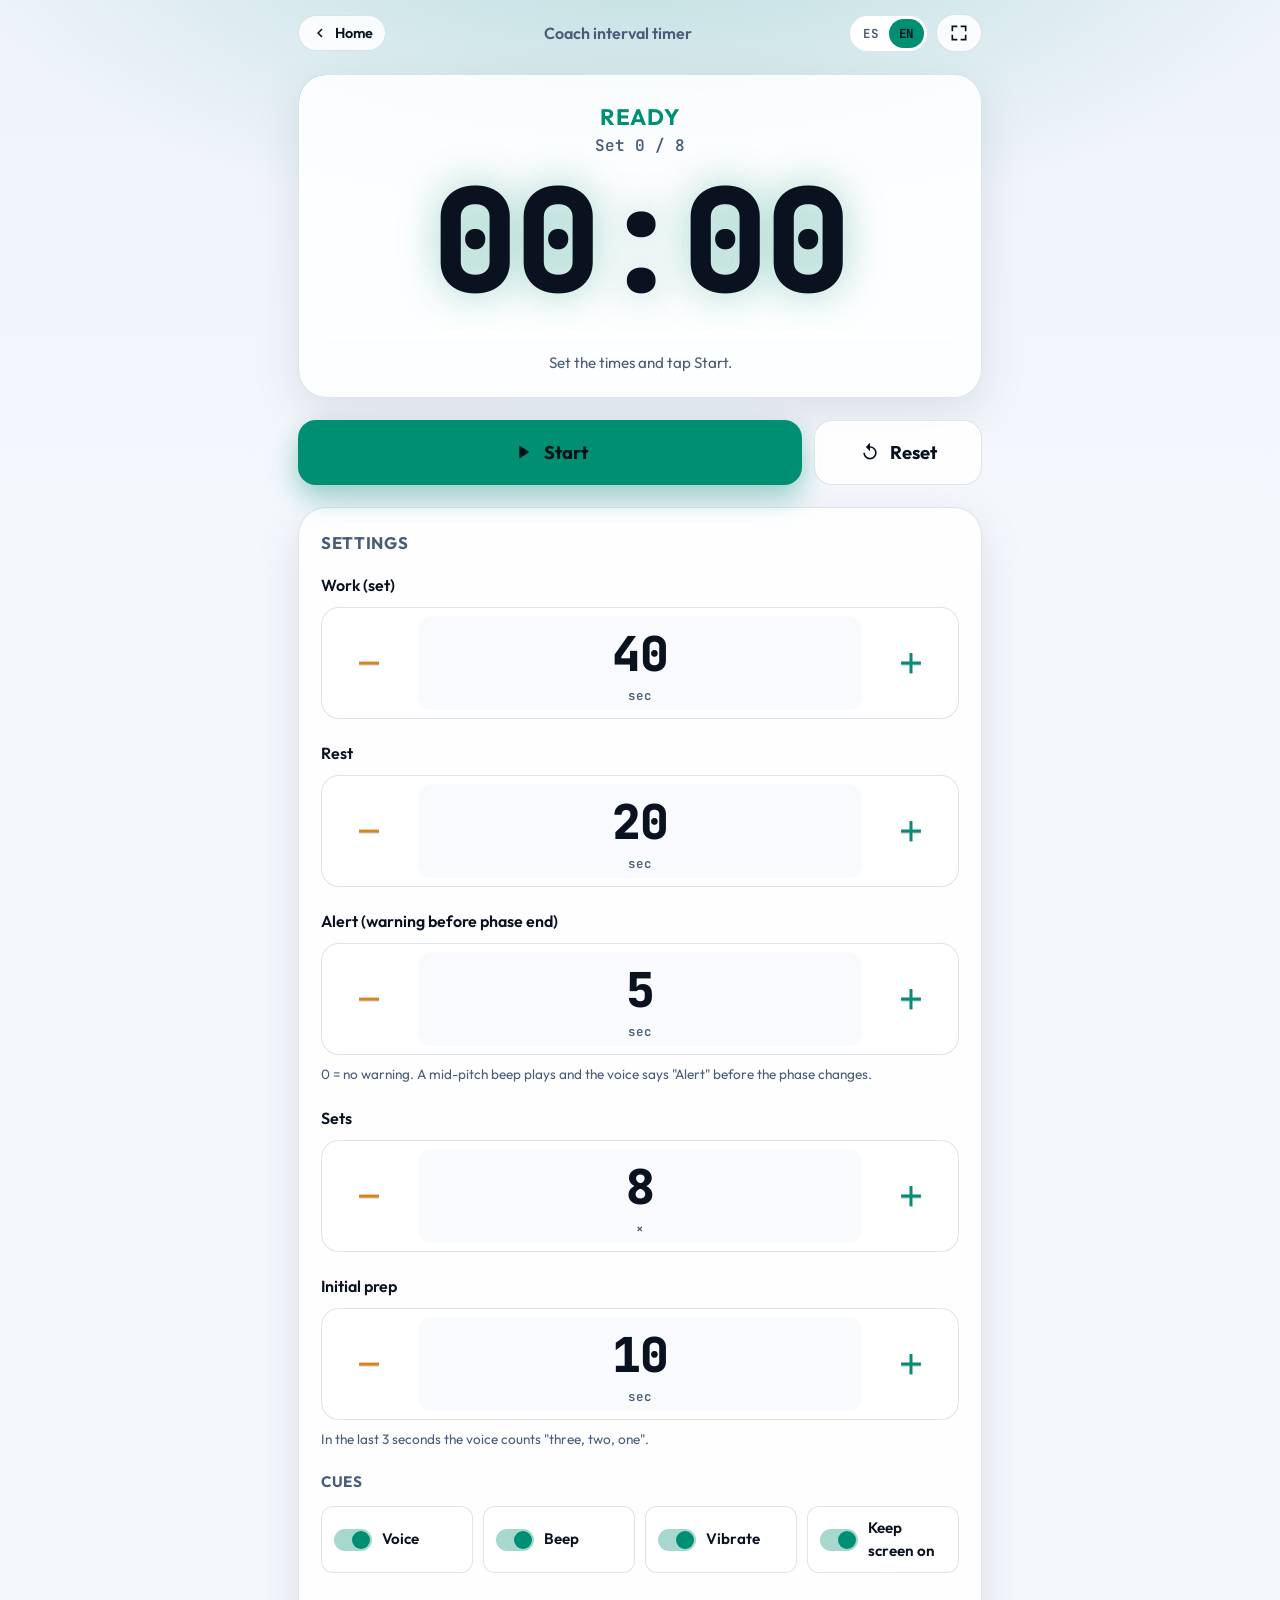
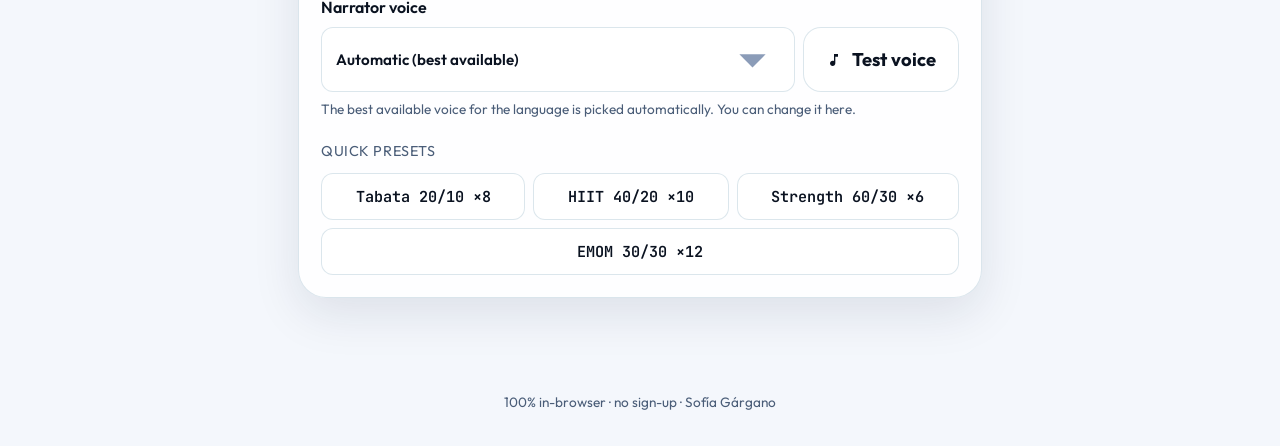
<file: public/trainer-timer/index.html>
<!DOCTYPE html>
<html lang="es">
<head>
  <meta charset="utf-8">
  <meta name="viewport" content="width=device-width, initial-scale=1, viewport-fit=cover">
  <meta name="description" content="Cronómetro para entrenadores: series, descanso y aviso con pitido largo y voz que indica cada fase. Voz en español e inglés.">
  <title>Cronómetro de entrenador · Series, descanso y aviso</title>
  <link rel="icon" type="image/svg+xml" href="../favicon.svg">
  <meta name="theme-color" content="#06111c">
  <link rel="preconnect" href="https://fonts.googleapis.com">
  <link rel="preconnect" href="https://fonts.gstatic.com" crossorigin>
  <link href="https://fonts.googleapis.com/css2?family=JetBrains+Mono:wght@500;600;700&family=Outfit:wght@400;500;600;700;800&display=swap" rel="stylesheet">
  <link rel="stylesheet" href="styles.css">
</head>
<body>
  <a class="skip" href="#contenido" data-i18n="skip">Ir al contenido</a>

  <header class="topbar">
    <a class="topbar__back" href="../" aria-label="Volver al sitio principal" data-i18n-aria="back">
      <svg width="18" height="18" viewBox="0 0 24 24" aria-hidden="true"><path fill="currentColor" d="M15.41 7.41 14 6l-6 6 6 6 1.41-1.41L10.83 12z"/></svg>
      <span data-i18n="home">Inicio</span>
    </a>
    <p class="topbar__title" data-i18n="appTitle">Cronómetro de entrenador</p>
    <div class="topbar__tools">
      <div class="lang-switch" role="group" aria-label="Idioma / Language">
        <button type="button" class="lang-switch__btn is-active" data-lang="es" aria-pressed="true">ES</button>
        <button type="button" class="lang-switch__btn" data-lang="en" aria-pressed="false">EN</button>
      </div>
      <button type="button" class="topbar__icon" id="fullscreenBtn" aria-label="Pantalla completa" data-i18n-aria="fullscreen" title="Pantalla completa">
        <svg width="20" height="20" viewBox="0 0 24 24" aria-hidden="true"><path fill="currentColor" d="M5 5h5V3H3v7h2zm9-2v2h5v5h2V3zM5 14H3v7h7v-2H5zm14 5h-5v2h7v-7h-2z"/></svg>
      </button>
    </div>
  </header>

  <main id="contenido" class="app">
    <section class="timer" aria-live="polite">
      <p class="timer__phase" id="phaseLabel" data-i18n="phase.idle">Listo</p>
      <p class="timer__round" id="roundLabel">—</p>
      <div class="timer__clock" id="clock">00:00</div>
      <div class="timer__bar" aria-hidden="true">
        <div class="timer__bar-fill" id="barFill"></div>
      </div>
      <p class="timer__hint" id="hintLabel" data-i18n="hint.idle">Configurá los tiempos y tocá Iniciar.</p>
    </section>

    <section class="controls" aria-label="Controles">
      <button type="button" class="btn btn--primary" id="startBtn">
        <span class="btn__icon" aria-hidden="true">
          <svg width="22" height="22" viewBox="0 0 24 24"><path fill="currentColor" d="M8 5v14l11-7z"/></svg>
        </span>
        <span class="btn__text" id="startBtnText" data-i18n="start">Iniciar</span>
      </button>
      <button type="button" class="btn btn--ghost" id="resetBtn">
        <span class="btn__icon" aria-hidden="true">
          <svg width="20" height="20" viewBox="0 0 24 24"><path fill="currentColor" d="M12 5V1L7 6l5 5V7c3.31 0 6 2.69 6 6s-2.69 6-6 6-6-2.69-6-6H4c0 4.42 3.58 8 8 8s8-3.58 8-8-3.58-8-8-8z"/></svg>
        </span>
        <span class="btn__text" data-i18n="reset">Reiniciar</span>
      </button>
    </section>

    <section class="settings" aria-label="Configuración del entrenamiento">
      <h2 class="settings__title" data-i18n="settings.title">Configuración</h2>

      <div class="field">
        <label for="workTime" data-i18n="field.work">Trabajo (serie)</label>
        <div class="stepper" data-stepper>
          <button type="button" class="stepper__btn stepper__btn--minus" data-step="-5" data-target="workTime" aria-label="Restar 5 segundos a trabajo">
            <svg viewBox="0 0 24 24" aria-hidden="true"><path fill="currentColor" d="M5 11h14v2H5z"/></svg>
          </button>
          <div class="stepper__display">
            <input id="workTime" class="stepper__input" type="number" inputmode="numeric" min="1" max="3600" step="1" value="40">
            <span class="stepper__unit" data-i18n="unit.sec">seg</span>
          </div>
          <button type="button" class="stepper__btn stepper__btn--plus" data-step="5" data-target="workTime" aria-label="Sumar 5 segundos a trabajo">
            <svg viewBox="0 0 24 24" aria-hidden="true"><path fill="currentColor" d="M11 5h2v6h6v2h-6v6h-2v-6H5v-2h6z"/></svg>
          </button>
        </div>
      </div>

      <div class="field">
        <label for="restTime" data-i18n="field.rest">Descanso</label>
        <div class="stepper" data-stepper>
          <button type="button" class="stepper__btn stepper__btn--minus" data-step="-5" data-target="restTime" aria-label="Restar 5 segundos al descanso">
            <svg viewBox="0 0 24 24" aria-hidden="true"><path fill="currentColor" d="M5 11h14v2H5z"/></svg>
          </button>
          <div class="stepper__display">
            <input id="restTime" class="stepper__input" type="number" inputmode="numeric" min="0" max="3600" step="1" value="20">
            <span class="stepper__unit" data-i18n="unit.sec">seg</span>
          </div>
          <button type="button" class="stepper__btn stepper__btn--plus" data-step="5" data-target="restTime" aria-label="Sumar 5 segundos al descanso">
            <svg viewBox="0 0 24 24" aria-hidden="true"><path fill="currentColor" d="M11 5h2v6h6v2h-6v6h-2v-6H5v-2h6z"/></svg>
          </button>
        </div>
      </div>

      <div class="field">
        <label for="alertTime" data-i18n="field.alert">Aviso (alarma antes de terminar)</label>
        <div class="stepper" data-stepper>
          <button type="button" class="stepper__btn stepper__btn--minus" data-step="-1" data-target="alertTime" aria-label="Restar 1 segundo al aviso">
            <svg viewBox="0 0 24 24" aria-hidden="true"><path fill="currentColor" d="M5 11h14v2H5z"/></svg>
          </button>
          <div class="stepper__display">
            <input id="alertTime" class="stepper__input" type="number" inputmode="numeric" min="0" max="60" step="1" value="5">
            <span class="stepper__unit" data-i18n="unit.sec">seg</span>
          </div>
          <button type="button" class="stepper__btn stepper__btn--plus" data-step="1" data-target="alertTime" aria-label="Sumar 1 segundo al aviso">
            <svg viewBox="0 0 24 24" aria-hidden="true"><path fill="currentColor" d="M11 5h2v6h6v2h-6v6h-2v-6H5v-2h6z"/></svg>
          </button>
        </div>
        <p class="field__help" data-i18n="field.alertHelp">0 = sin aviso. Suena un pitido medio y la voz dice "Aviso" antes de cambiar de fase.</p>
      </div>

      <div class="field">
        <label for="rounds" data-i18n="field.rounds">Series</label>
        <div class="stepper" data-stepper>
          <button type="button" class="stepper__btn stepper__btn--minus" data-step="-1" data-target="rounds" aria-label="Restar 1 serie">
            <svg viewBox="0 0 24 24" aria-hidden="true"><path fill="currentColor" d="M5 11h14v2H5z"/></svg>
          </button>
          <div class="stepper__display">
            <input id="rounds" class="stepper__input" type="number" inputmode="numeric" min="1" max="99" step="1" value="8">
            <span class="stepper__unit">×</span>
          </div>
          <button type="button" class="stepper__btn stepper__btn--plus" data-step="1" data-target="rounds" aria-label="Sumar 1 serie">
            <svg viewBox="0 0 24 24" aria-hidden="true"><path fill="currentColor" d="M11 5h2v6h6v2h-6v6h-2v-6H5v-2h6z"/></svg>
          </button>
        </div>
      </div>

      <div class="field">
        <label for="prepTime" data-i18n="field.prep">Preparación inicial</label>
        <div class="stepper" data-stepper>
          <button type="button" class="stepper__btn stepper__btn--minus" data-step="-5" data-target="prepTime" aria-label="Restar 5 segundos de preparación">
            <svg viewBox="0 0 24 24" aria-hidden="true"><path fill="currentColor" d="M5 11h14v2H5z"/></svg>
          </button>
          <div class="stepper__display">
            <input id="prepTime" class="stepper__input" type="number" inputmode="numeric" min="0" max="60" step="1" value="10">
            <span class="stepper__unit" data-i18n="unit.sec">seg</span>
          </div>
          <button type="button" class="stepper__btn stepper__btn--plus" data-step="5" data-target="prepTime" aria-label="Sumar 5 segundos de preparación">
            <svg viewBox="0 0 24 24" aria-hidden="true"><path fill="currentColor" d="M11 5h2v6h6v2h-6v6h-2v-6H5v-2h6z"/></svg>
          </button>
        </div>
        <p class="field__help" data-i18n="field.prepHelp">En los últimos 3 segundos, la voz dice "tres, dos, uno".</p>
      </div>

      <h3 class="settings__subtitle" data-i18n="settings.alerts">Avisos</h3>
      <div class="toggles">
        <label class="toggle">
          <input type="checkbox" id="voiceOn" checked>
          <span class="toggle__track" aria-hidden="true"></span>
          <span class="toggle__label" data-i18n="toggle.voice">Voz</span>
        </label>
        <label class="toggle">
          <input type="checkbox" id="beepOn" checked>
          <span class="toggle__track" aria-hidden="true"></span>
          <span class="toggle__label" data-i18n="toggle.beep">Pitido</span>
        </label>
        <label class="toggle">
          <input type="checkbox" id="vibrateOn" checked>
          <span class="toggle__track" aria-hidden="true"></span>
          <span class="toggle__label" data-i18n="toggle.vibrate">Vibrar</span>
        </label>
        <label class="toggle">
          <input type="checkbox" id="wakeOn" checked>
          <span class="toggle__track" aria-hidden="true"></span>
          <span class="toggle__label" data-i18n="toggle.wake">Pantalla activa</span>
        </label>
      </div>

      <div class="voice-picker">
        <label for="voiceSelect" data-i18n="voice.label">Voz</label>
        <div class="voice-picker__row">
          <select id="voiceSelect" aria-label="Seleccionar voz"></select>
          <button type="button" class="btn btn--ghost btn--sm" id="testVoiceBtn">
            <svg width="16" height="16" viewBox="0 0 24 24" aria-hidden="true"><path fill="currentColor" d="M12 3v10.55c-.59-.34-1.27-.55-2-.55-2.21 0-4 1.79-4 4s1.79 4 4 4 4-1.79 4-4V7h4V3z"/></svg>
            <span data-i18n="voice.test">Probar voz</span>
          </button>
        </div>
        <p class="field__help" data-i18n="voice.help">Se elige automáticamente la mejor voz disponible para el idioma. Podés cambiarla acá.</p>
      </div>

      <div class="presets">
        <p class="presets__title" data-i18n="presets.title">Presets rápidos</p>
        <div class="presets__row">
          <button type="button" class="preset" data-work="20" data-rest="10" data-rounds="8">Tabata 20/10 ×8</button>
          <button type="button" class="preset" data-work="40" data-rest="20" data-rounds="10">HIIT 40/20 ×10</button>
          <button type="button" class="preset" data-work="60" data-rest="30" data-rounds="6" data-i18n-preset="strength">Fuerza 60/30 ×6</button>
          <button type="button" class="preset" data-work="30" data-rest="30" data-rounds="12">EMOM 30/30 ×12</button>
        </div>
      </div>
    </section>
  </main>

  <footer class="footer">
    <p data-i18n="footer">Cronómetro 100% en el navegador · sin registro · Sofía Gárgano</p>
  </footer>

  <script src="app.js" defer></script>
</body>
</html>
</file>
<file: public/assets/styles.css>
:root {
  color-scheme: dark;
  --bg0: #030508;
  --bg: #060a12;
  --bg-alt: #0a101c;
  --surface: rgba(12, 22, 40, 0.65);
  --text: #e8f0ff;
  --muted: #8b9cb8;
  --accent: #00ffc8;
  --accent-dim: color-mix(in srgb, var(--accent) 55%, #0a1628);
  --accent-2: #7c5cff;
  --accent-3: #ff2d6a;
  --border: rgba(0, 255, 200, 0.12);
  --glow: 0 0 40px rgba(0, 255, 200, 0.15);
  --shadow: 0 24px 80px rgba(0, 0, 0, 0.55);
  --radius: 14px;
  --max: 920px;
  --mono: "JetBrains Mono", ui-monospace, monospace;
  --sans: "Outfit", system-ui, sans-serif;
  font-family: var(--sans);
}

@media (prefers-color-scheme: light) {
  :root {
    color-scheme: light;
    --bg0: #f0f4fc;
    --bg: #e8eef9;
    --bg-alt: #ffffff;
    --surface: rgba(255, 255, 255, 0.78);
    --text: #0a1220;
    --muted: #4a5d78;
    --accent: #008f72;
    --accent-dim: color-mix(in srgb, var(--accent) 18%, white);
    --accent-2: #4d3acc;
    --accent-3: #c4154a;
    --border: rgba(0, 80, 120, 0.12);
    --glow: 0 8px 40px rgba(0, 100, 180, 0.08);
    --shadow: 0 20px 60px rgba(15, 30, 60, 0.1);
  }
}

*,
*::before,
*::after {
  box-sizing: border-box;
}

html {
  scroll-behavior: smooth;
}

body {
  margin: 0;
  min-height: 100dvh;
  background: var(--bg);
  color: var(--text);
  line-height: 1.65;
  font-size: 1.05rem;
  position: relative;
}

body::before {
  content: "";
  position: fixed;
  inset: 0;
  z-index: -2;
  background:
    radial-gradient(ellipse 100% 80% at 50% -30%, rgba(0, 255, 200, 0.12), transparent 50%),
    radial-gradient(ellipse 80% 60% at 100% 20%, rgba(124, 92, 255, 0.1), transparent 45%),
    radial-gradient(ellipse 60% 50% at 0% 80%, rgba(255, 45, 106, 0.06), transparent 40%),
    linear-gradient(180deg, var(--bg0) 0%, var(--bg) 40%, var(--bg) 100%);
  pointer-events: none;
}

body::after {
  content: "";
  position: fixed;
  inset: 0;
  z-index: -1;
  background-image:
    linear-gradient(rgba(0, 255, 200, 0.03) 1px, transparent 1px),
    linear-gradient(90deg, rgba(0, 255, 200, 0.03) 1px, transparent 1px);
  background-size: 48px 48px;
  mask-image: radial-gradient(ellipse 90% 70% at 50% 30%, black 20%, transparent 75%);
  pointer-events: none;
}

.skip {
  position: absolute;
  left: -9999px;
  top: auto;
}

.skip:focus {
  left: 16px;
  top: 16px;
  padding: 8px 12px;
  background: var(--accent-2);
  color: #fff;
  border-radius: 8px;
  z-index: 200;
}

.hero {
  padding: clamp(2.5rem, 6vw, 5rem) 1.5rem 3rem;
  border-bottom: 1px solid var(--border);
  position: relative;
  overflow: hidden;
}

.hero::before {
  content: "";
  position: absolute;
  top: -40%;
  right: -20%;
  width: 60%;
  height: 120%;
  background: conic-gradient(from 210deg at 50% 50%, transparent, rgba(0, 255, 200, 0.06), transparent 40%);
  pointer-events: none;
}

.hero__inner {
  max-width: var(--max);
  margin: 0 auto;
  position: relative;
}

.langnav {
  display: flex;
  justify-content: flex-end;
  margin-bottom: 1.25rem;
}

.langnav__track {
  display: inline-flex;
  align-items: center;
  gap: 0.35rem;
  padding: 0.35rem;
  border-radius: 999px;
  border: 1px solid var(--border);
  background: color-mix(in srgb, var(--surface) 85%, transparent);
  backdrop-filter: blur(16px);
  -webkit-backdrop-filter: blur(16px);
  box-shadow: var(--glow), inset 0 1px 0 rgba(255, 255, 255, 0.05);
}

.langnav__opt {
  display: inline-flex;
  align-items: center;
  gap: 0.55rem;
  padding: 0.45rem 0.95rem 0.45rem 0.55rem;
  border-radius: 999px;
  font-family: var(--mono);
  font-size: 0.72rem;
  font-weight: 600;
  letter-spacing: 0.08em;
  text-decoration: none;
  color: var(--muted);
  border: 1px solid transparent;
  transition:
    color 0.2s ease,
    background 0.2s ease,
    border-color 0.2s ease,
    box-shadow 0.2s ease,
    transform 0.15s ease;
}

.langnav__flag {
  display: flex;
  align-items: center;
  justify-content: center;
  line-height: 0;
  border-radius: 5px;
  overflow: hidden;
  box-shadow: 0 1px 6px rgba(0, 0, 0, 0.35);
  flex-shrink: 0;
}

.langnav__flag svg {
  display: block;
  width: 26px;
  height: auto;
  aspect-ratio: 4 / 3;
}

.langnav__code {
  min-width: 1.5rem;
}

.langnav__opt:hover {
  color: var(--text);
  background: rgba(0, 255, 200, 0.06);
}

.langnav__opt:focus-visible {
  outline: 2px solid var(--accent);
  outline-offset: 3px;
}

.langnav__opt[aria-current="page"] {
  color: var(--bg0);
  background: linear-gradient(135deg, var(--accent), #00c9a0);
  border-color: color-mix(in srgb, var(--accent) 60%, transparent);
  box-shadow: 0 0 24px rgba(0, 255, 200, 0.35);
}

.langnav__opt[aria-current="page"]:hover {
  transform: none;
}

.langnav__opt:active:not([aria-current="page"]) {
  transform: scale(0.97);
}

@media (prefers-color-scheme: light) {
  .langnav__track {
    background: rgba(255, 255, 255, 0.85);
    box-shadow: 0 4px 24px rgba(20, 40, 80, 0.08);
  }

  .langnav__opt[aria-current="page"] {
    color: #fff;
    background: linear-gradient(135deg, #008f72, #006b55);
    box-shadow: 0 4px 20px rgba(0, 100, 80, 0.25);
  }

  .langnav__opt:hover {
    background: rgba(0, 100, 80, 0.08);
  }
}

.eyebrow {
  font-family: var(--mono);
  text-transform: uppercase;
  letter-spacing: 0.22em;
  font-size: 0.68rem;
  color: var(--accent);
  margin: 0 0 0.75rem;
}

h1 {
  font-family: var(--sans);
  font-size: clamp(2.5rem, 6vw, 3.6rem);
  font-weight: 700;
  margin: 0 0 1rem;
  line-height: 1.08;
  letter-spacing: -0.02em;
  background: linear-gradient(120deg, var(--text) 0%, color-mix(in srgb, var(--text) 70%, var(--accent)) 100%);
  -webkit-background-clip: text;
  background-clip: text;
  color: transparent;
}

@media (prefers-color-scheme: light) {
  h1 {
    background: linear-gradient(120deg, #0a1220 0%, #006b55 100%);
    -webkit-background-clip: text;
    background-clip: text;
    color: transparent;
  }
}

.lede {
  font-size: 1.1rem;
  max-width: 62ch;
  color: var(--muted);
  margin: 0 0 1.5rem;
}

.lede strong {
  color: var(--text);
}

.chips {
  display: flex;
  flex-wrap: wrap;
  gap: 0.5rem;
  padding: 0;
  margin: 0 0 1.75rem;
  list-style: none;
}

.chips li {
  font-family: var(--mono);
  font-size: 0.75rem;
  padding: 0.4rem 0.85rem;
  border-radius: 8px;
  border: 1px solid var(--border);
  background: rgba(0, 255, 200, 0.04);
  letter-spacing: 0.04em;
  box-shadow: inset 0 1px 0 rgba(255, 255, 255, 0.04);
}

.hero__actions {
  display: flex;
  flex-wrap: wrap;
  gap: 0.75rem;
}

.btn {
  display: inline-flex;
  align-items: center;
  justify-content: center;
  gap: 0.45rem;
  padding: 0.75rem 1.25rem;
  border-radius: 10px;
  font-family: var(--mono);
  font-weight: 600;
  font-size: 0.82rem;
  letter-spacing: 0.04em;
  text-decoration: none;
  border: 1px solid transparent;
  transition: transform 0.15s ease, box-shadow 0.2s ease, background 0.2s ease, border-color 0.2s ease;
}

.btn--primary {
  background: linear-gradient(135deg, var(--accent), #00b894);
  color: #021208;
  border-color: color-mix(in srgb, var(--accent) 50%, transparent);
  box-shadow: 0 0 28px rgba(0, 255, 200, 0.25);
}

.btn--ghost {
  border-color: var(--border);
  color: var(--text);
  background: var(--surface);
  backdrop-filter: blur(8px);
}

.btn--ghost:hover {
  border-color: color-mix(in srgb, var(--accent) 35%, var(--border));
}

.btn--whatsapp {
  background: linear-gradient(135deg, #25d366, #128c7e);
  color: #fff;
  border-color: rgba(255, 255, 255, 0.2);
  box-shadow: 0 0 28px rgba(37, 211, 102, 0.35);
}

.btn--whatsapp:hover {
  color: #fff;
}

.btn:hover {
  transform: translateY(-2px);
}

.section {
  padding: clamp(2.5rem, 5vw, 4rem) 1.5rem;
}

.section--alt {
  background: color-mix(in srgb, var(--bg-alt) 92%, transparent);
  border-top: 1px solid var(--border);
  border-bottom: 1px solid var(--border);
}

.section__inner {
  max-width: var(--max);
  margin: 0 auto;
}

.section--contact {
  text-align: center;
  padding-bottom: 5rem;
}

.contact-actions {
  display: flex;
  flex-wrap: wrap;
  justify-content: center;
  gap: 0.75rem;
  margin: 1.25rem 0 0;
}

.h2__kicker {
  display: block;
  font-family: var(--mono);
  font-size: 0.7rem;
  font-weight: 500;
  letter-spacing: 0.2em;
  color: var(--accent-2);
  margin-bottom: 0.35rem;
  text-transform: uppercase;
}

h2 {
  font-family: var(--sans);
  font-weight: 700;
  font-size: clamp(1.5rem, 3vw, 2rem);
  margin: 0 0 1.25rem;
  letter-spacing: -0.02em;
}

h3 {
  margin: 0 0 0.5rem;
  font-size: 1.05rem;
  font-weight: 600;
}

.grid-2 {
  display: grid;
  gap: 1rem;
}

@media (min-width: 720px) {
  .grid-2 {
    grid-template-columns: 1fr 1fr;
  }
}

.card {
  padding: 1.25rem 1.35rem;
  border-radius: var(--radius);
  border: 1px solid var(--border);
  background: var(--surface);
  box-shadow: var(--shadow);
  backdrop-filter: blur(12px);
  transition: border-color 0.2s ease, box-shadow 0.2s ease;
}

.card:hover {
  border-color: color-mix(in srgb, var(--accent) 35%, var(--border));
  box-shadow: var(--shadow), var(--glow);
}

.card p {
  margin: 0;
  color: var(--muted);
}

.app-hub {
  list-style: none;
  padding: 0;
  margin: 0;
  display: grid;
  gap: 1rem;
}

@media (min-width: 640px) {
  .app-hub {
    grid-template-columns: repeat(3, 1fr);
  }
}

.app-hub__link {
  display: flex;
  flex-direction: column;
  height: 100%;
  padding: 1.2rem 1.1rem;
  border-radius: var(--radius);
  border: 1px solid var(--border);
  background: var(--surface);
  text-decoration: none;
  color: inherit;
  backdrop-filter: blur(12px);
  transition: transform 0.2s ease, border-color 0.2s ease, box-shadow 0.2s ease;
}

.app-hub__link:hover {
  transform: translateY(-3px);
  border-color: color-mix(in srgb, var(--accent) 45%, var(--border));
  box-shadow: var(--glow);
}

.app-hub__icon {
  font-family: var(--mono);
  font-size: 0.65rem;
  font-weight: 600;
  letter-spacing: 0.15em;
  color: var(--accent);
  margin-bottom: 0.5rem;
}

.app-hub__title {
  font-weight: 700;
  font-size: 1rem;
  margin-bottom: 0.35rem;
}

.app-hub__desc {
  font-size: 0.88rem;
  color: var(--muted);
  flex: 1;
}

.app-hub__meta {
  font-family: var(--mono);
  font-size: 0.65rem;
  color: var(--accent-2);
  margin-top: 0.75rem;
  letter-spacing: 0.06em;
}

.timeline {
  list-style: none;
  padding: 0;
  margin: 0;
  display: grid;
  gap: 1rem;
}

.timeline li {
  padding: 1.1rem 1.25rem;
  border-radius: var(--radius);
  border: 1px solid var(--border);
  background: var(--surface);
  backdrop-filter: blur(8px);
}

.timeline strong {
  display: block;
  margin-bottom: 0.35rem;
  font-family: var(--sans);
}

.timeline span {
  color: var(--muted);
  font-size: 0.98rem;
}

.degrees {
  list-style: none;
  padding: 0;
  margin: 0;
  display: grid;
  gap: 0.85rem;
}

.degrees li {
  padding: 1rem 1.1rem;
  border-left: 3px solid var(--accent);
  border-radius: 0 var(--radius) var(--radius) 0;
  background: var(--surface);
  border: 1px solid var(--border);
}

.degrees__title {
  display: block;
  font-weight: 600;
}

.degrees__meta {
  display: block;
  color: var(--muted);
  font-size: 0.92rem;
  margin-top: 0.25rem;
}

.intro {
  color: var(--muted);
  max-width: 70ch;
}

.pubs {
  margin: 1rem 0 0;
  padding-left: 1.2rem;
  color: var(--muted);
}

.pubs li {
  margin-bottom: 0.65rem;
}

.note {
  font-size: 0.88rem;
  color: var(--muted);
  margin-top: 1.25rem;
  font-family: var(--mono);
}

.section--contact a {
  color: var(--accent-2);
  text-decoration: none;
  font-weight: 600;
}

.section--contact a:hover {
  text-decoration: underline;
}

.section--contact a.btn {
  text-decoration: none;
}

.section--contact a.btn:hover {
  text-decoration: none;
}

.section--contact a.btn--whatsapp {
  color: #fff;
}

.footer {
  padding: 2rem 1.5rem 3rem;
  text-align: center;
  font-size: 0.8rem;
  color: var(--muted);
  border-top: 1px solid var(--border);
  font-family: var(--mono);
  letter-spacing: 0.06em;
}

.wa-dock {
  position: fixed;
  right: max(1rem, env(safe-area-inset-right));
  bottom: max(1rem, env(safe-area-inset-bottom));
  z-index: 100;
  display: flex;
  flex-direction: column;
  align-items: flex-end;
  gap: 0.75rem;
  font-family: var(--sans);
}

.wa-dock__panel {
  width: min(320px, calc(100vw - 2rem));
  padding: 1.1rem 1.15rem 1.15rem;
  border-radius: var(--radius);
  border: 1px solid color-mix(in srgb, #25d366 45%, var(--border));
  background: color-mix(in srgb, var(--bg-alt) 92%, rgba(10, 30, 25, 0.95));
  backdrop-filter: blur(20px);
  -webkit-backdrop-filter: blur(20px);
  box-shadow:
    0 0 0 1px rgba(0, 0, 0, 0.3),
    0 20px 50px rgba(0, 0, 0, 0.45),
    0 0 40px rgba(37, 211, 102, 0.12);
  text-align: left;
  animation: wa-pop 0.35s cubic-bezier(0.34, 1.56, 0.64, 1);
}

@keyframes wa-pop {
  from {
    opacity: 0;
    transform: translateY(12px) scale(0.94);
  }

  to {
    opacity: 1;
    transform: translateY(0) scale(1);
  }
}

.wa-dock__panel[hidden] {
  display: none;
}

.wa-dock__close {
  position: absolute;
  top: 0.5rem;
  right: 0.5rem;
  width: 2rem;
  height: 2rem;
  border: none;
  border-radius: 8px;
  background: rgba(255, 255, 255, 0.06);
  color: var(--muted);
  font-size: 1.25rem;
  line-height: 1;
  cursor: pointer;
  display: flex;
  align-items: center;
  justify-content: center;
}

.wa-dock__close:hover {
  color: var(--text);
  background: rgba(255, 255, 255, 0.1);
}

.wa-dock__kicker {
  font-family: var(--mono);
  font-size: 0.62rem;
  letter-spacing: 0.2em;
  color: #25d366;
  margin: 0 0 0.65rem;
}

.wa-dock__panel p {
  margin: 0 0 0.75rem;
  font-size: 0.88rem;
  color: var(--muted);
  line-height: 1.5;
}

.wa-dock__link {
  display: block;
  font-family: var(--mono);
  font-size: 0.78rem;
  color: var(--accent-2);
  text-decoration: none;
  margin-bottom: 0.5rem;
  word-break: break-all;
}

.wa-dock__link:hover {
  text-decoration: underline;
}

.wa-dock__cta {
  display: flex;
  align-items: center;
  justify-content: center;
  gap: 0.5rem;
  margin-top: 0.85rem;
  padding: 0.75rem 1rem;
  border-radius: 10px;
  background: linear-gradient(135deg, #25d366, #128c7e);
  color: #fff !important;
  font-family: var(--mono);
  font-size: 0.75rem;
  font-weight: 700;
  letter-spacing: 0.04em;
  text-decoration: none;
  box-shadow: 0 8px 28px rgba(37, 211, 102, 0.35);
}

.wa-dock__cta:hover {
  filter: brightness(1.08);
}

.wa-dock__fab {
  width: 58px;
  height: 58px;
  border-radius: 50%;
  border: none;
  cursor: pointer;
  display: flex;
  align-items: center;
  justify-content: center;
  background: linear-gradient(145deg, #2dff8e, #25d366, #128c7e);
  color: #fff;
  box-shadow:
    0 0 0 3px color-mix(in srgb, var(--bg) 40%, transparent),
    0 12px 40px rgba(37, 211, 102, 0.45),
    0 0 60px rgba(37, 211, 102, 0.25);
  transition: transform 0.2s ease, box-shadow 0.2s ease;
  position: relative;
}

.wa-dock__fab::after {
  content: "";
  position: absolute;
  inset: -6px;
  border-radius: 50%;
  border: 2px solid rgba(37, 211, 102, 0.35);
  animation: wa-pulse 2.2s ease-out infinite;
  pointer-events: none;
}

@keyframes wa-pulse {
  0% {
    transform: scale(1);
    opacity: 0.8;
  }

  100% {
    transform: scale(1.35);
    opacity: 0;
  }
}

.wa-dock__fab:hover {
  transform: scale(1.06);
  box-shadow:
    0 0 0 3px color-mix(in srgb, var(--bg) 40%, transparent),
    0 16px 48px rgba(37, 211, 102, 0.55);
}

.wa-dock__fab:focus-visible {
  outline: 3px solid var(--accent-2);
  outline-offset: 4px;
}

.wa-dock__fab svg {
  width: 30px;
  height: 30px;
  fill: currentColor;
  position: relative;
  z-index: 1;
}

.wa-dock--open .wa-dock__fab::after {
  animation: none;
  opacity: 0;
}

.apps-dock {
  position: fixed;
  left: max(1rem, env(safe-area-inset-left));
  bottom: max(1rem, env(safe-area-inset-bottom));
  z-index: 100;
  display: flex;
  flex-direction: column;
  align-items: flex-start;
  gap: 0.75rem;
  font-family: var(--sans);
}

.apps-dock__panel {
  width: min(320px, calc(100vw - 2rem));
  padding: 1.1rem 1.15rem 1.15rem;
  border-radius: var(--radius);
  border: 1px solid color-mix(in srgb, var(--accent) 40%, var(--border));
  background: color-mix(in srgb, var(--bg-alt) 92%, rgba(0, 30, 30, 0.95));
  backdrop-filter: blur(20px);
  -webkit-backdrop-filter: blur(20px);
  box-shadow:
    0 0 0 1px rgba(0, 0, 0, 0.3),
    0 20px 50px rgba(0, 0, 0, 0.45),
    0 0 40px color-mix(in srgb, var(--accent) 18%, transparent);
  text-align: left;
  animation: wa-pop 0.35s cubic-bezier(0.34, 1.56, 0.64, 1);
  position: relative;
}

.apps-dock__panel[hidden] {
  display: none;
}

.apps-dock__close {
  position: absolute;
  top: 0.5rem;
  right: 0.5rem;
  width: 2rem;
  height: 2rem;
  border: none;
  border-radius: 8px;
  background: rgba(255, 255, 255, 0.06);
  color: var(--muted);
  font-size: 1.25rem;
  line-height: 1;
  cursor: pointer;
  display: flex;
  align-items: center;
  justify-content: center;
}

.apps-dock__close:hover {
  color: var(--text);
  background: rgba(255, 255, 255, 0.1);
}

.apps-dock__kicker {
  font-family: var(--mono);
  font-size: 0.62rem;
  letter-spacing: 0.2em;
  color: var(--accent);
  margin: 0 0 0.65rem;
  text-transform: uppercase;
}

.apps-dock__title {
  margin: 0 0 0.85rem;
  font-size: 1rem;
  font-weight: 700;
  color: var(--text);
}

.apps-dock__list {
  list-style: none;
  margin: 0;
  padding: 0;
  display: grid;
  gap: 0.5rem;
}

.apps-dock__item {
  display: flex;
  align-items: center;
  gap: 0.75rem;
  padding: 0.65rem 0.75rem;
  border-radius: 12px;
  background: color-mix(in srgb, var(--bg) 65%, transparent);
  border: 1px solid var(--border);
  color: var(--text);
  text-decoration: none;
  transition: transform 0.15s ease, background 0.2s ease, border-color 0.2s ease;
}

.apps-dock__item:hover {
  transform: translateX(2px);
  border-color: color-mix(in srgb, var(--accent) 50%, transparent);
  background: color-mix(in srgb, var(--accent) 10%, var(--bg));
}

.apps-dock__num {
  font: 700 0.7rem var(--mono);
  letter-spacing: 0.08em;
  color: var(--accent);
  background: color-mix(in srgb, var(--accent) 12%, transparent);
  border: 1px solid color-mix(in srgb, var(--accent) 30%, transparent);
  padding: 0.3rem 0.5rem;
  border-radius: 8px;
  min-width: 2.4rem;
  text-align: center;
}

.apps-dock__text {
  display: flex;
  flex-direction: column;
  gap: 2px;
  min-width: 0;
}

.apps-dock__name {
  font-weight: 600;
  font-size: 0.92rem;
  line-height: 1.2;
}

.apps-dock__desc {
  font-size: 0.72rem;
  color: var(--muted);
  font-family: var(--mono);
  letter-spacing: 0.02em;
}

.apps-dock__fab {
  width: 58px;
  height: 58px;
  border-radius: 50%;
  border: none;
  cursor: pointer;
  display: flex;
  align-items: center;
  justify-content: center;
  background: linear-gradient(145deg, color-mix(in srgb, var(--accent) 80%, white), var(--accent), color-mix(in srgb, var(--accent) 60%, var(--accent-2)));
  color: #001218;
  box-shadow:
    0 0 0 3px color-mix(in srgb, var(--bg) 40%, transparent),
    0 12px 40px color-mix(in srgb, var(--accent) 45%, transparent),
    0 0 60px color-mix(in srgb, var(--accent) 25%, transparent);
  transition: transform 0.2s ease, box-shadow 0.2s ease;
  position: relative;
}

.apps-dock__fab::after {
  content: "";
  position: absolute;
  inset: -6px;
  border-radius: 50%;
  border: 2px solid color-mix(in srgb, var(--accent) 35%, transparent);
  animation: wa-pulse 2.4s ease-out infinite;
  pointer-events: none;
}

.apps-dock__fab:hover {
  transform: scale(1.06);
  box-shadow:
    0 0 0 3px color-mix(in srgb, var(--bg) 40%, transparent),
    0 16px 48px color-mix(in srgb, var(--accent) 55%, transparent);
}

.apps-dock__fab:focus-visible {
  outline: 3px solid var(--accent-2);
  outline-offset: 4px;
}

.apps-dock__fab svg {
  width: 28px;
  height: 28px;
  fill: currentColor;
  position: relative;
  z-index: 1;
}

.apps-dock--open .apps-dock__fab::after {
  animation: none;
  opacity: 0;
}

@media (max-width: 380px) {
  .wa-dock,
  .apps-dock {
    bottom: max(0.6rem, env(safe-area-inset-bottom));
  }
  .wa-dock__fab,
  .apps-dock__fab {
    width: 52px;
    height: 52px;
  }
}

@media (prefers-reduced-motion: reduce) {
  .wa-dock__fab::after,
  .wa-dock__panel,
  .apps-dock__fab::after,
  .apps-dock__panel {
    animation: none;
  }

  html {
    scroll-behavior: auto;
  }
}
</file>
<file: public/trainer-timer/styles.css>
:root {
  color-scheme: dark;
  --bg0: #030508;
  --bg: #060a12;
  --bg-alt: #0a101c;
  --surface: rgba(12, 22, 40, 0.7);
  --surface-2: rgba(18, 30, 52, 0.85);
  --text: #e8f0ff;
  --muted: #8b9cb8;
  --accent: #00ffc8;
  --accent-dim: color-mix(in srgb, var(--accent) 55%, #0a1628);
  --work: #00e0a0;
  --rest: #ffb648;
  --alert: #ff4d6d;
  --done: #7c5cff;
  --border: rgba(0, 255, 200, 0.16);
  --shadow: 0 24px 60px rgba(0, 0, 0, 0.55);
  --radius: 18px;
  --radius-lg: 28px;
  --max: 720px;
  --mono: "JetBrains Mono", ui-monospace, monospace;
  --sans: "Outfit", system-ui, sans-serif;
  font-family: var(--sans);
}

@media (prefers-color-scheme: light) {
  :root {
    color-scheme: light;
    --bg0: #eef3fb;
    --bg: #f4f7fc;
    --bg-alt: #ffffff;
    --surface: rgba(255, 255, 255, 0.85);
    --surface-2: #ffffff;
    --text: #0a1220;
    --muted: #4a5d78;
    --accent: #008f72;
    --work: #00a07a;
    --rest: #d98318;
    --alert: #c4154a;
    --done: #4d3acc;
    --border: rgba(0, 80, 120, 0.14);
    --shadow: 0 16px 48px rgba(15, 30, 60, 0.1);
  }
}

*,
*::before,
*::after { box-sizing: border-box; }

html { scroll-behavior: smooth; }

body {
  margin: 0;
  min-height: 100dvh;
  background: var(--bg);
  color: var(--text);
  line-height: 1.5;
  font-size: 1.05rem;
  position: relative;
  overflow-x: hidden;
}

body::before {
  content: "";
  position: fixed;
  inset: 0;
  z-index: -1;
  background:
    radial-gradient(ellipse 90% 60% at 50% -10%, color-mix(in srgb, var(--phase-color, var(--accent)) 22%, transparent), transparent 60%),
    linear-gradient(180deg, var(--bg0) 0%, var(--bg) 60%);
  transition: background 0.4s ease;
  pointer-events: none;
}

body[data-phase="work"]  { --phase-color: var(--work); }
body[data-phase="rest"]  { --phase-color: var(--rest); }
body[data-phase="alert"] { --phase-color: var(--alert); }
body[data-phase="prep"]  { --phase-color: var(--accent); }
body[data-phase="done"]  { --phase-color: var(--done); }

.skip {
  position: absolute;
  left: -9999px;
}
.skip:focus {
  left: 16px; top: 16px; padding: 8px 14px;
  background: var(--accent); color: #001;
  border-radius: 10px; z-index: 100;
}

.topbar {
  display: flex;
  align-items: center;
  justify-content: space-between;
  gap: 12px;
  padding: 14px 18px;
  max-width: var(--max);
  margin: 0 auto;
}

.topbar__title {
  margin: 0;
  font-weight: 600;
  font-size: 1rem;
  color: var(--muted);
  text-align: center;
  flex: 1;
}

.topbar__back,
.topbar__icon {
  display: inline-flex;
  align-items: center;
  gap: 6px;
  padding: 8px 12px;
  border-radius: 999px;
  border: 1px solid var(--border);
  background: var(--surface);
  color: var(--text);
  text-decoration: none;
  font: 600 0.9rem var(--sans);
  cursor: pointer;
  transition: transform 0.15s ease, background 0.2s ease;
}

.topbar__back:hover,
.topbar__icon:hover { transform: translateY(-1px); }

.topbar__tools {
  display: flex;
  align-items: center;
  gap: 8px;
}

.lang-switch {
  display: inline-flex;
  background: var(--bg-alt);
  border: 1px solid var(--border);
  border-radius: 999px;
  padding: 3px;
}

.lang-switch__btn {
  appearance: none;
  background: transparent;
  border: 0;
  color: var(--muted);
  font: 700 0.78rem var(--mono);
  letter-spacing: 0.06em;
  padding: 6px 10px;
  border-radius: 999px;
  cursor: pointer;
  transition: background 0.18s ease, color 0.18s ease;
}

.lang-switch__btn.is-active {
  background: var(--accent);
  color: #001218;
}

.lang-switch__btn:hover:not(.is-active) {
  color: var(--text);
}

.voice-picker {
  margin-top: 22px;
  display: grid;
  gap: 8px;
}

.voice-picker label {
  font-weight: 600;
  font-size: 1rem;
}

.voice-picker__row {
  display: flex;
  gap: 8px;
  align-items: stretch;
}

.voice-picker select {
  flex: 1 1 auto;
  min-width: 0;
  background: var(--bg-alt);
  color: var(--text);
  border: 1px solid var(--border);
  border-radius: 12px;
  padding: 12px 14px;
  font: 600 0.95rem var(--sans);
  cursor: pointer;
  appearance: none;
  background-image: url("data:image/svg+xml;utf8,<svg xmlns='http://www.w3.org/2000/svg' viewBox='0 0 24 24'><path fill='%238b9cb8' d='M7 10l5 5 5-5z'/></svg>");
  background-repeat: no-repeat;
  background-position: right 10px center;
  padding-right: 36px;
}

.voice-picker select:focus-visible {
  outline: 2px solid var(--accent);
  outline-offset: 2px;
}

.btn--sm {
  padding: 10px 14px;
  font-size: 0.9rem;
  border-radius: 12px;
  white-space: nowrap;
}

.app {
  max-width: var(--max);
  margin: 0 auto;
  padding: 8px 18px 100px;
  display: grid;
  gap: 22px;
}

.timer {
  background: var(--surface);
  border: 1px solid var(--border);
  border-radius: var(--radius-lg);
  padding: 28px 22px 22px;
  box-shadow: var(--shadow);
  text-align: center;
  position: relative;
  overflow: hidden;
}

.timer::before {
  content: "";
  position: absolute;
  inset: -1px;
  border-radius: inherit;
  padding: 1px;
  background: linear-gradient(140deg, color-mix(in srgb, var(--phase-color, var(--accent)) 70%, transparent), transparent 60%);
  -webkit-mask: linear-gradient(#000 0 0) content-box, linear-gradient(#000 0 0);
  -webkit-mask-composite: xor;
          mask-composite: exclude;
  pointer-events: none;
  opacity: 0.9;
}

.timer__phase {
  margin: 0;
  font: 700 1.4rem var(--sans);
  letter-spacing: 0.02em;
  color: var(--phase-color, var(--accent));
  text-transform: uppercase;
}

.timer__round {
  margin: 4px 0 8px;
  font: 600 1rem var(--mono);
  color: var(--muted);
}

.timer__clock {
  font: 800 clamp(5rem, 22vw, 9rem) var(--mono);
  line-height: 1;
  letter-spacing: -0.02em;
  color: var(--text);
  margin: 12px 0 18px;
  text-shadow: 0 0 40px color-mix(in srgb, var(--phase-color, var(--accent)) 40%, transparent);
  font-variant-numeric: tabular-nums;
}

.timer.is-pulse .timer__clock {
  animation: pulse 0.6s ease-in-out;
}

@keyframes pulse {
  0%, 100% { transform: scale(1); }
  50% { transform: scale(1.06); }
}

.timer__bar {
  height: 10px;
  background: var(--bg-alt);
  border-radius: 999px;
  overflow: hidden;
  margin-bottom: 12px;
}

.timer__bar-fill {
  height: 100%;
  width: 0%;
  background: linear-gradient(90deg, var(--phase-color, var(--accent)), color-mix(in srgb, var(--phase-color, var(--accent)) 60%, var(--accent)));
  transition: width 0.2s linear, background 0.3s ease;
  border-radius: inherit;
}

.timer__hint {
  margin: 0;
  color: var(--muted);
  font-size: 0.95rem;
}

.controls {
  display: grid;
  grid-template-columns: 2fr 1fr;
  gap: 12px;
  position: sticky;
  bottom: max(8px, env(safe-area-inset-bottom));
  z-index: 20;
  padding: 10px;
  background: color-mix(in srgb, var(--bg) 92%, transparent);
  backdrop-filter: blur(14px);
  -webkit-backdrop-filter: blur(14px);
  border: 1px solid var(--border);
  border-radius: var(--radius-lg);
  box-shadow: 0 18px 36px rgba(0, 0, 0, 0.35);
}

.btn {
  display: inline-flex;
  align-items: center;
  justify-content: center;
  gap: 10px;
  padding: 20px 22px;
  font: 700 1.15rem var(--sans);
  border-radius: var(--radius);
  border: 1px solid transparent;
  cursor: pointer;
  transition: transform 0.12s ease, background 0.2s ease, box-shadow 0.2s ease;
  user-select: none;
  -webkit-tap-highlight-color: transparent;
  touch-action: manipulation;
  min-height: 60px;
}

.btn:active { transform: translateY(1px) scale(0.99); }

.btn--primary {
  background: var(--accent);
  color: #001218;
  box-shadow: 0 12px 28px color-mix(in srgb, var(--accent) 40%, transparent);
}
.btn--primary[data-state="running"] {
  background: var(--rest);
  color: #1a0d00;
  box-shadow: 0 12px 28px color-mix(in srgb, var(--rest) 40%, transparent);
}

.btn--ghost {
  background: var(--surface);
  color: var(--text);
  border-color: var(--border);
}

.btn__icon {
  display: inline-flex;
  align-items: center;
  justify-content: center;
}

.settings {
  background: var(--surface);
  border: 1px solid var(--border);
  border-radius: var(--radius-lg);
  padding: 22px;
  box-shadow: var(--shadow);
}

.settings__title {
  margin: 0 0 18px;
  font-size: 1.05rem;
  letter-spacing: 0.04em;
  text-transform: uppercase;
  color: var(--muted);
}

.settings__subtitle {
  margin: 22px 0 12px;
  font-size: 0.95rem;
  letter-spacing: 0.04em;
  text-transform: uppercase;
  color: var(--muted);
}

.field {
  display: grid;
  gap: 10px;
  margin-bottom: 22px;
}

.field label {
  font-weight: 600;
  font-size: 1rem;
}

.field__help {
  margin: 0;
  font-size: 0.85rem;
  color: var(--muted);
  line-height: 1.4;
}

.stepper {
  display: grid;
  grid-template-columns: 68px 1fr 68px;
  gap: 10px;
  align-items: stretch;
  background: var(--bg-alt);
  border: 1px solid var(--border);
  border-radius: 18px;
  padding: 8px;
  min-height: 92px;
  touch-action: manipulation;
}

.stepper__btn {
  appearance: none;
  border: 0;
  border-radius: 14px;
  background: var(--surface-2);
  color: var(--text);
  cursor: pointer;
  user-select: none;
  -webkit-user-select: none;
  -webkit-tap-highlight-color: transparent;
  display: flex;
  align-items: center;
  justify-content: center;
  transition: background 0.18s ease, transform 0.08s ease, box-shadow 0.18s ease;
  touch-action: manipulation;
  position: relative;
  overflow: hidden;
}

.stepper__btn svg {
  width: 30px;
  height: 30px;
  pointer-events: none;
  filter: drop-shadow(0 1px 0 rgba(0, 0, 0, 0.25));
}

.stepper__btn--plus  { color: var(--accent); }
.stepper__btn--minus { color: var(--rest); }

.stepper__btn:hover {
  background: color-mix(in srgb, currentColor 14%, var(--surface-2));
}

.stepper__btn:active,
.stepper__btn[data-pressed="true"] {
  transform: scale(0.94);
  background: color-mix(in srgb, currentColor 26%, var(--surface-2));
  box-shadow: inset 0 0 0 2px color-mix(in srgb, currentColor 40%, transparent);
}

.stepper__btn:focus-visible {
  outline: 3px solid color-mix(in srgb, currentColor 60%, transparent);
  outline-offset: 2px;
}

.stepper__btn:disabled {
  opacity: 0.4;
  cursor: not-allowed;
}

.stepper__display {
  display: flex;
  flex-direction: column;
  align-items: center;
  justify-content: center;
  border-radius: 14px;
  background: color-mix(in srgb, var(--bg) 60%, transparent);
  position: relative;
  padding: 6px 8px;
}

.stepper__input {
  width: 100%;
  background: transparent;
  border: 0;
  outline: none;
  color: var(--text);
  font: 800 2.6rem var(--mono);
  text-align: center;
  font-variant-numeric: tabular-nums;
  -moz-appearance: textfield;
  padding: 0;
  line-height: 1;
  letter-spacing: -0.02em;
}

.stepper__input::-webkit-outer-spin-button,
.stepper__input::-webkit-inner-spin-button {
  -webkit-appearance: none;
  margin: 0;
}

.stepper__input:focus-visible {
  color: var(--accent);
}

.stepper__unit {
  color: var(--muted);
  font: 600 0.78rem var(--mono);
  letter-spacing: 0.08em;
  text-transform: lowercase;
  margin-top: 2px;
}

@media (min-width: 480px) {
  .stepper {
    grid-template-columns: 78px 1fr 78px;
    min-height: 100px;
  }
  .stepper__input { font-size: 3rem; }
  .stepper__btn svg { width: 34px; height: 34px; }
}

.toggles {
  display: grid;
  grid-template-columns: repeat(auto-fit, minmax(140px, 1fr));
  gap: 10px;
}

.toggle {
  display: flex;
  align-items: center;
  gap: 10px;
  padding: 10px 12px;
  background: var(--bg-alt);
  border: 1px solid var(--border);
  border-radius: 12px;
  cursor: pointer;
  user-select: none;
}

.toggle input {
  position: absolute;
  opacity: 0;
  pointer-events: none;
}

.toggle__track {
  position: relative;
  width: 38px;
  height: 22px;
  border-radius: 999px;
  background: var(--surface-2);
  transition: background 0.2s ease;
  flex-shrink: 0;
}

.toggle__track::after {
  content: "";
  position: absolute;
  top: 2px; left: 2px;
  width: 18px; height: 18px;
  border-radius: 50%;
  background: var(--muted);
  transition: transform 0.2s ease, background 0.2s ease;
}

.toggle input:checked + .toggle__track {
  background: color-mix(in srgb, var(--accent) 35%, var(--surface-2));
}
.toggle input:checked + .toggle__track::after {
  transform: translateX(16px);
  background: var(--accent);
}

.toggle__label {
  font-weight: 600;
  font-size: 0.95rem;
}

.presets { margin-top: 22px; }

.presets__title {
  margin: 0 0 10px;
  color: var(--muted);
  font-size: 0.9rem;
  letter-spacing: 0.04em;
  text-transform: uppercase;
}

.presets__row {
  display: flex;
  flex-wrap: wrap;
  gap: 8px;
}

.preset {
  flex: 1 1 auto;
  padding: 12px 14px;
  background: var(--bg-alt);
  border: 1px solid var(--border);
  border-radius: 12px;
  color: var(--text);
  font: 600 0.95rem var(--mono);
  cursor: pointer;
  transition: background 0.2s ease, transform 0.1s ease, border-color 0.2s ease;
  -webkit-tap-highlight-color: transparent;
}
.preset:hover {
  border-color: color-mix(in srgb, var(--accent) 50%, transparent);
  background: color-mix(in srgb, var(--accent) 10%, var(--bg-alt));
}
.preset:active { transform: scale(0.98); }

.footer {
  text-align: center;
  color: var(--muted);
  font-size: 0.85rem;
  padding: 20px;
}

@media (max-width: 420px) {
  .topbar { padding: 12px 12px; gap: 8px; }
  .topbar__title { font-size: 0.85rem; }
  .topbar__back span,
  .topbar__title { display: none; }
  .topbar__back { padding: 8px; }
  .lang-switch__btn { padding: 6px 8px; font-size: 0.72rem; }
  .app { padding: 8px 12px 100px; }
  .timer { padding: 22px 16px 18px; border-radius: 22px; }
  .settings { padding: 18px 16px; border-radius: 22px; }
  .controls { padding: 8px; }
  .btn { padding: 18px; font-size: 1.05rem; }
}

@media (min-width: 720px) {
  .controls {
    grid-template-columns: 3fr 1fr;
    position: static;
    background: transparent;
    backdrop-filter: none;
    border: 0;
    box-shadow: none;
    padding: 0;
  }
  .app {
    padding-bottom: 60px;
  }
}

body.is-running .settings { opacity: 0.55; pointer-events: none; }
body.is-running .settings .field input { color: var(--muted); }

.timer.is-flash {
  box-shadow: 0 0 0 4px color-mix(in srgb, var(--phase-color, var(--accent)) 60%, transparent), var(--shadow);
}
</file>
